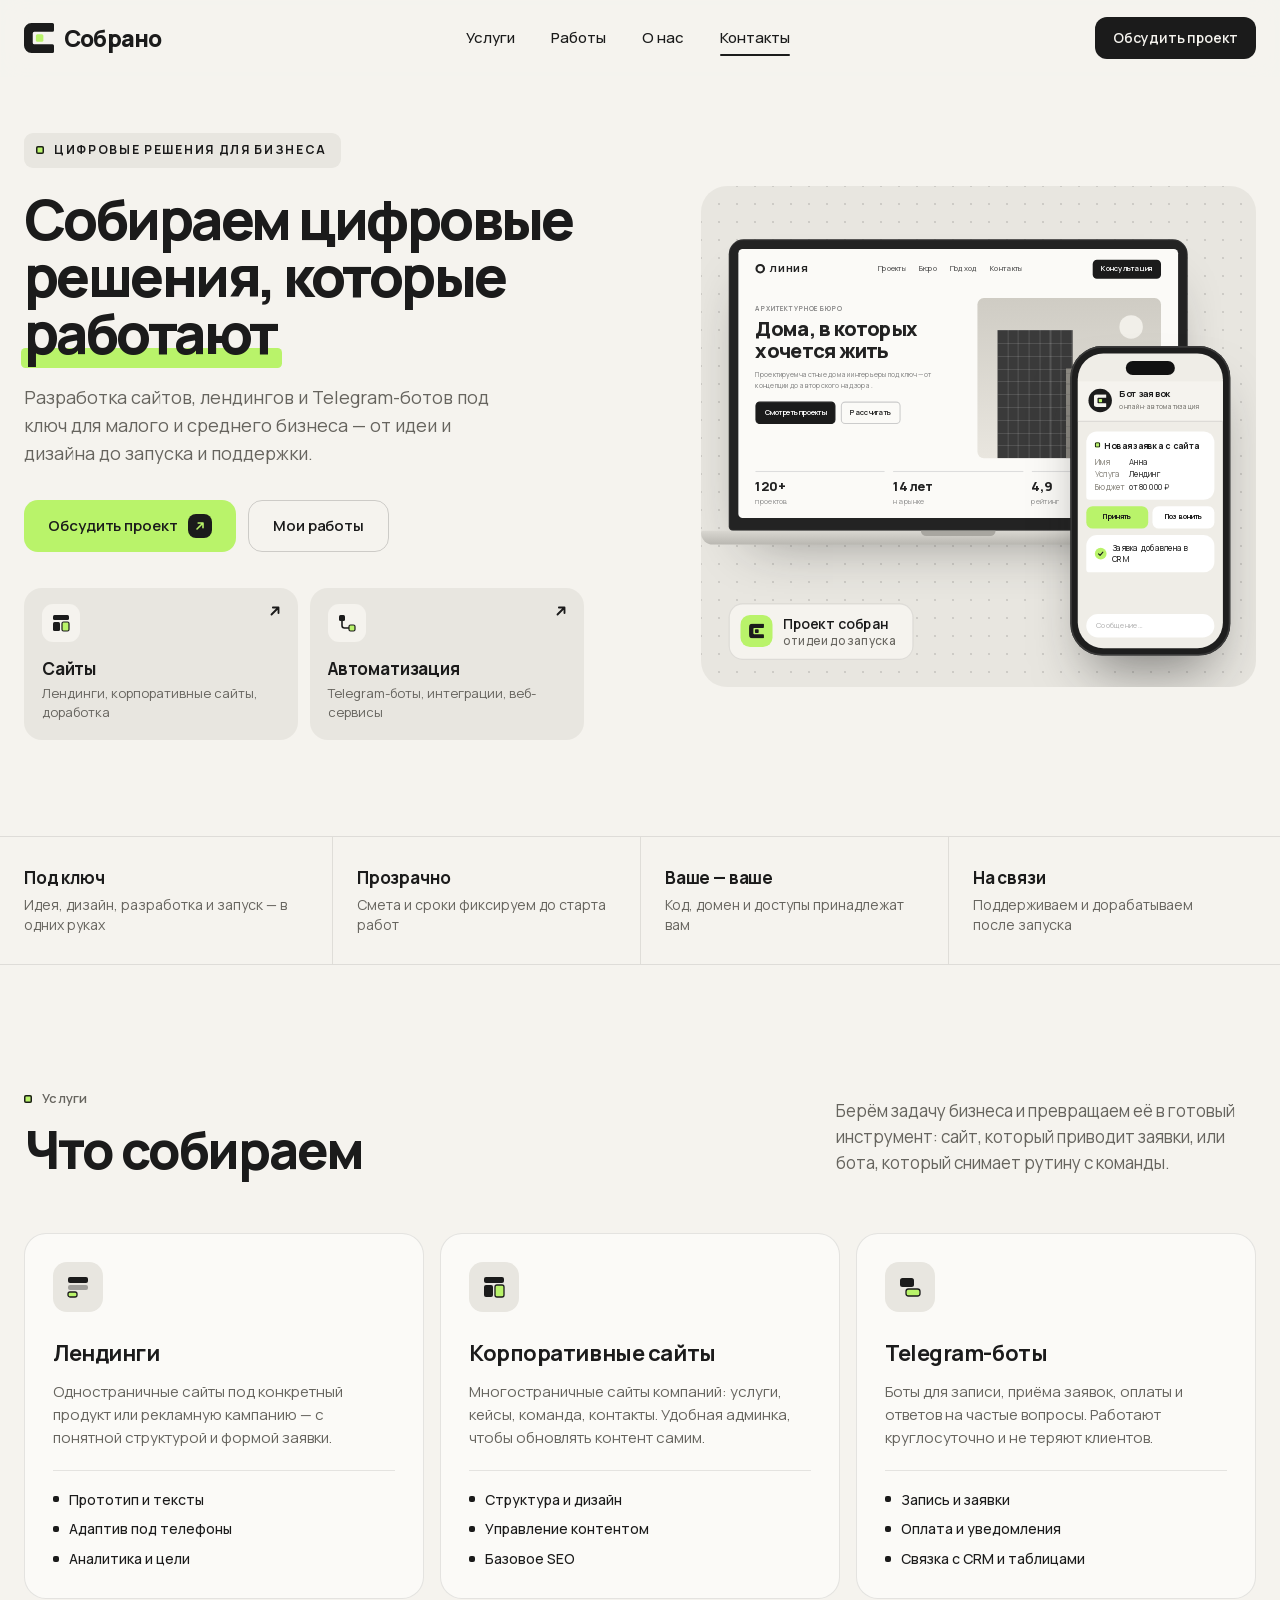
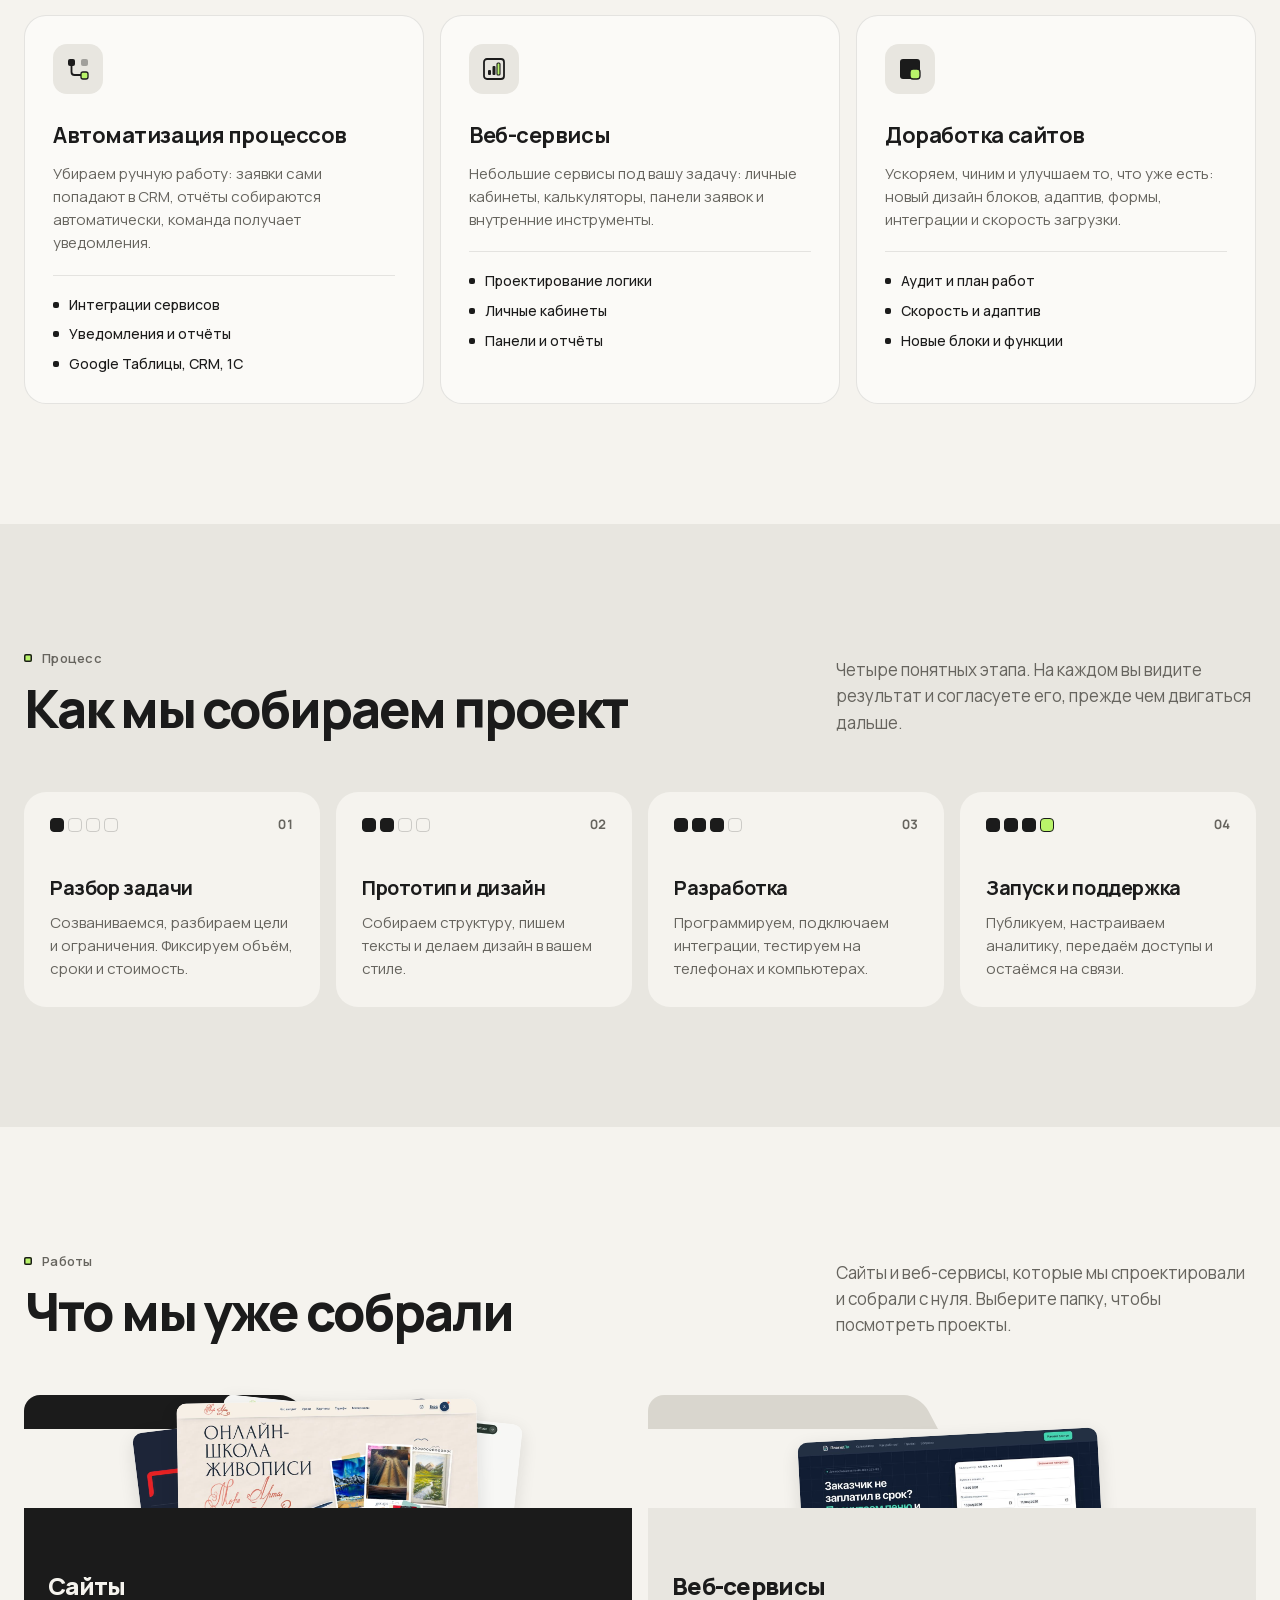
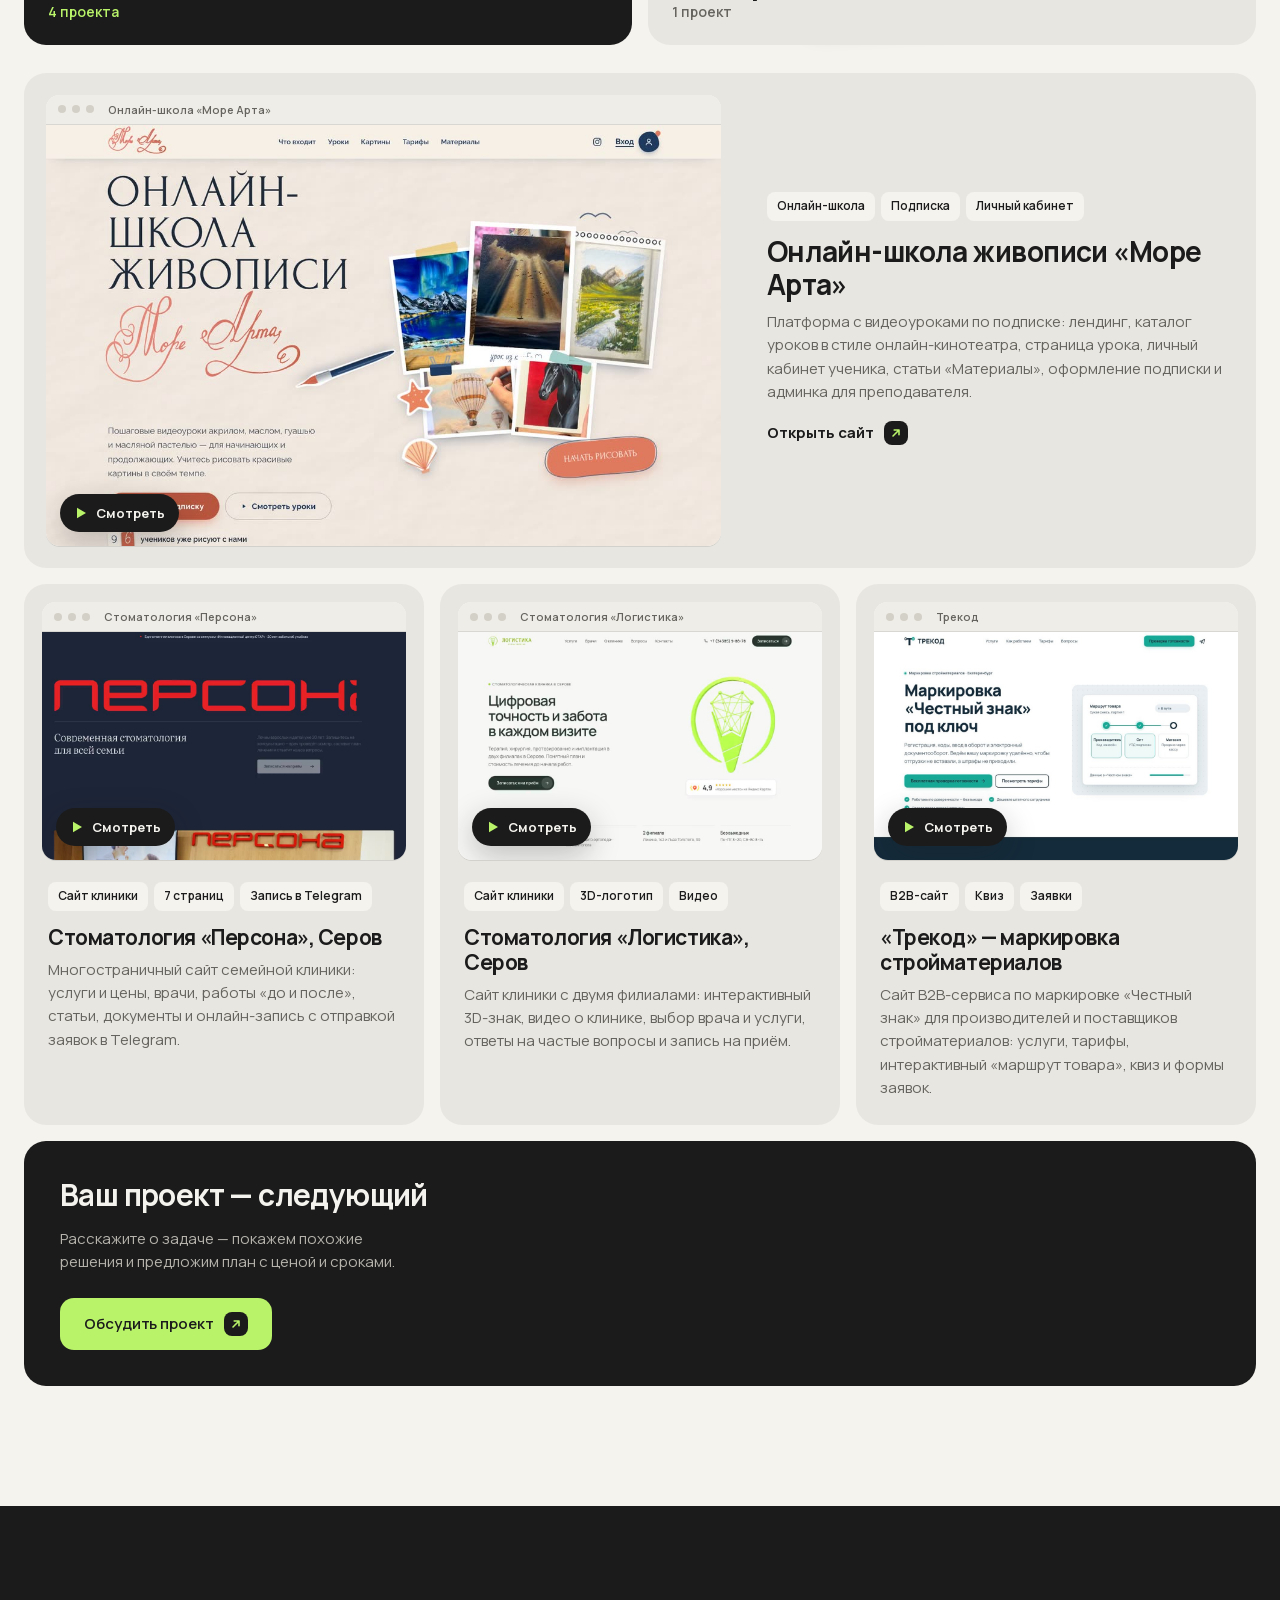
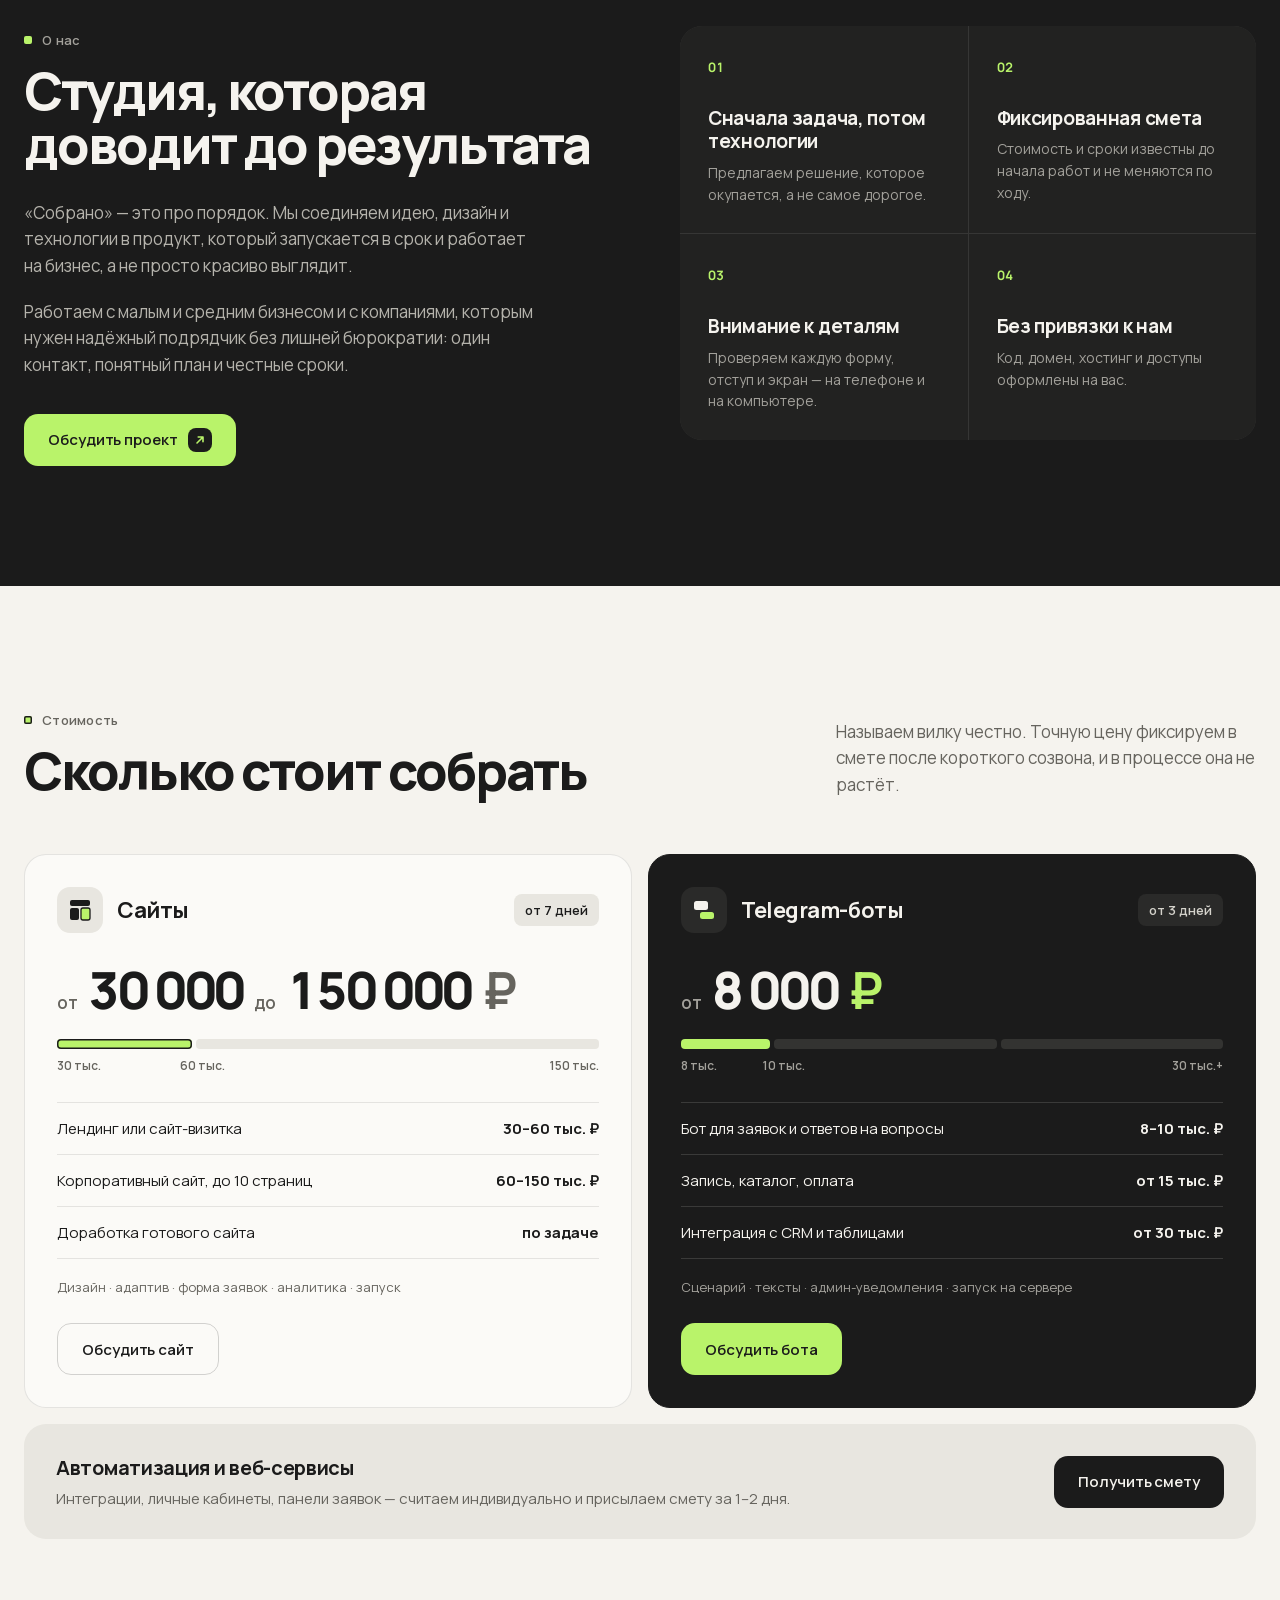
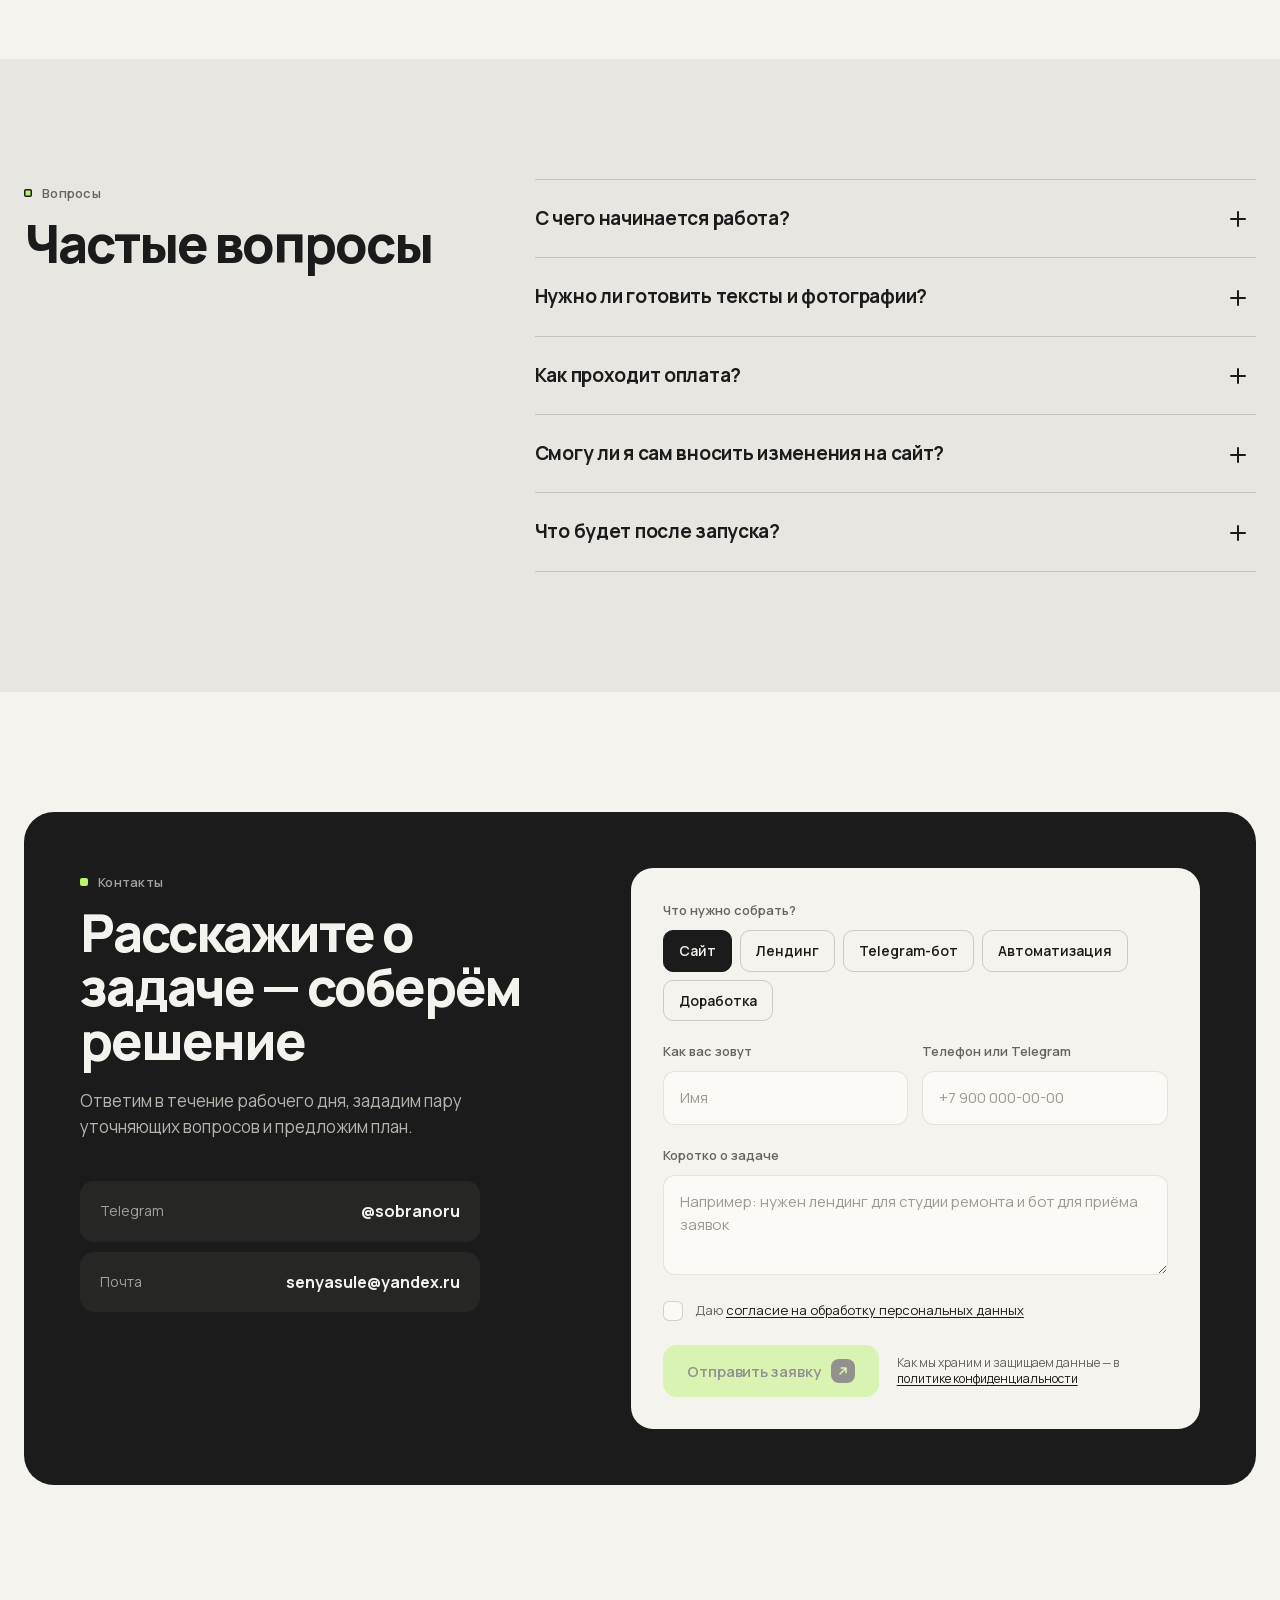
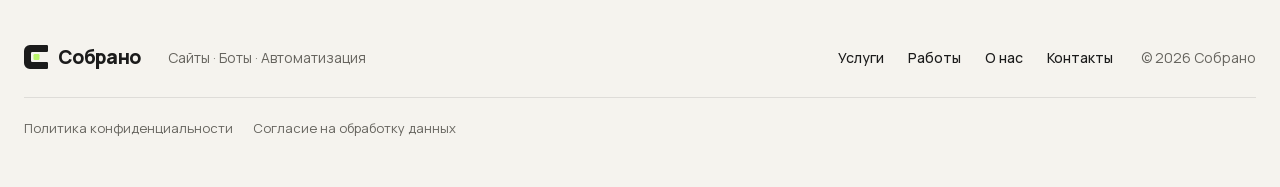
<file: index.html>
<!doctype html>
<html lang="ru">
<head>
  <meta charset="utf-8">
  <meta name="viewport" content="width=device-width, initial-scale=1">
  <meta http-equiv="Content-Security-Policy" content="default-src 'self'; script-src 'self'; style-src 'self' 'unsafe-inline'; img-src 'self' data:; font-src 'self'; media-src 'self'; connect-src 'self' https://script.google.com https://script.googleusercontent.com; form-action 'self'; base-uri 'self'; object-src 'none'; upgrade-insecure-requests">
  <meta name="referrer" content="strict-origin-when-cross-origin">
  <title>Разработка сайтов и Telegram-ботов под ключ — студия «Собрано»</title>
  <meta name="description" content="Сайты от 30 000 ₽ и Telegram-боты от 8 000 ₽ для малого и среднего бизнеса: лендинги, корпоративные сайты, автоматизация. Смета и сроки — до старта работ.">
  <meta name="robots" content="index, follow, max-image-preview:large">
  <meta name="theme-color" content="#F5F3EE">
  <meta name="yandex-verification" content="9a0cea48e573107e">
  <link rel="canonical" href="https://sobranoweba.ru/">
  <meta property="og:type" content="website">
  <meta property="og:site_name" content="Собрано">
  <meta property="og:locale" content="ru_RU">
  <meta property="og:url" content="https://sobranoweba.ru/">
  <meta property="og:title" content="Собрано — сайты и Telegram-боты для бизнеса под ключ">
  <meta property="og:description" content="Сайт от 30 000 ₽, Telegram-бот от 8 000 ₽. Смета и сроки — до старта работ.">
  <meta property="og:image" content="https://sobranoweba.ru/assets/og.png">
  <meta property="og:image:width" content="1200">
  <meta property="og:image:height" content="630">
  <meta property="og:image:alt" content="Собрано — сайты и Telegram-боты для бизнеса под ключ">
  <meta name="twitter:card" content="summary_large_image">
  <link rel="icon" href="favicon.ico" sizes="48x48">
  <link rel="icon" href="assets/favicon.svg" type="image/svg+xml">
  <link rel="apple-touch-icon" href="assets/icon-180.png">
  <link rel="manifest" href="site.webmanifest">
  <link rel="preload" href="assets/fonts/manrope-cyrillic.woff2" as="font" type="font/woff2" crossorigin>
  <link rel="preload" href="assets/fonts/manrope-latin.woff2" as="font" type="font/woff2" crossorigin>
  <style>@font-face{font-family: 'Manrope';font-style: normal;font-weight: 400 800;font-display: swap;src: url(assets/fonts/manrope-cyrillic.woff2) format('woff2');unicode-range: U+0301, U+0400-045F, U+0490-0491, U+04B0-04B1, U+2116;} @font-face{font-family: 'Manrope';font-style: normal;font-weight: 400 800;font-display: swap;src: url(assets/fonts/manrope-latin-ext.woff2) format('woff2');unicode-range: U+0100-02BA, U+02BD-02C5, U+02C7-02CC, U+02CE-02D7, U+02DD-02FF, U+0304, U+0308, U+0329, U+1D00-1DBF, U+1E00-1E9F, U+1EF2-1EFF, U+2020, U+20A0-20AB, U+20AD-20C4, U+2113, U+2C60-2C7F, U+A720-A7FF;} @font-face{font-family: 'Manrope';font-style: normal;font-weight: 400 800;font-display: swap;src: url(assets/fonts/manrope-latin.woff2) format('woff2');unicode-range: U+0000-00FF, U+0131, U+0152-0153, U+02BB-02BC, U+02C6, U+02DA, U+02DC, U+0304, U+0308, U+0329, U+2000-206F, U+20AC, U+2122, U+2191, U+2193, U+2212, U+2215, U+FEFF, U+FFFD;}</style>
  <link rel="stylesheet" href="assets/styles.css">
  <script type="application/ld+json">{"@context":"https://schema.org","@graph":[{"@type":"Organization","@id":"https://sobranoweba.ru/#org","name":"Собрано","alternateName":"Студия «Собрано»","url":"https://sobranoweba.ru/","logo":"https://sobranoweba.ru/assets/icon-512.png","image":"https://sobranoweba.ru/assets/og.png","description":"Разработка сайтов, лендингов и Telegram-ботов под ключ для малого и среднего бизнеса.","email":"senyasule@yandex.ru","sameAs":["https://t.me/sobranoru"],"areaServed":{"@type":"Country","name":"Россия"},"hasOfferCatalog":{"@type":"OfferCatalog","name":"Услуги студии «Собрано»","itemListElement":[{"@type":"Offer","itemOffered":{"@type":"Service","name":"Лендинг или сайт-визитка"},"priceSpecification":{"@type":"PriceSpecification","minPrice":30000,"maxPrice":60000,"priceCurrency":"RUB"}},{"@type":"Offer","itemOffered":{"@type":"Service","name":"Корпоративный сайт"},"priceSpecification":{"@type":"PriceSpecification","minPrice":60000,"maxPrice":150000,"priceCurrency":"RUB"}},{"@type":"Offer","itemOffered":{"@type":"Service","name":"Telegram-бот"},"priceSpecification":{"@type":"PriceSpecification","minPrice":8000,"priceCurrency":"RUB"}},{"@type":"Offer","itemOffered":{"@type":"Service","name":"Автоматизация и веб-сервисы"}}]}},{"@type":"WebSite","@id":"https://sobranoweba.ru/#website","url":"https://sobranoweba.ru/","name":"Собрано","inLanguage":"ru-RU","publisher":{"@id":"https://sobranoweba.ru/#org"}},{"@type":"FAQPage","mainEntity":[{"@type":"Question","name":"С чего начинается работа?","acceptedAnswer":{"@type":"Answer","text":"С короткого созвона или переписки: вы рассказываете о задаче, мы задаём уточняющие вопросы и в течение 1–2 дней присылаем план, сроки и смету."}},{"@type":"Question","name":"Нужно ли готовить тексты и фотографии?","acceptedAnswer":{"@type":"Answer","text":"Не обязательно. Мы поможем со структурой и текстами, подберём изображения или подскажем, что снять. Если материалы есть — используем их."}},{"@type":"Question","name":"Как проходит оплата?","acceptedAnswer":{"@type":"Answer","text":"Обычно в два этапа: предоплата перед началом и остаток после запуска. Для больших проектов разбиваем оплату по этапам."}},{"@type":"Question","name":"Смогу ли я сам вносить изменения на сайт?","acceptedAnswer":{"@type":"Answer","text":"Да. Подключаем удобную панель управления и показываем, как ей пользоваться. Сложные доработки можно поручить нам."}},{"@type":"Question","name":"Что будет после запуска?","acceptedAnswer":{"@type":"Answer","text":"Даём гарантийный период на исправление ошибок, а дальше можем взять проект на поддержку: обновления, доработки и новые функции."}}]}]}</script>
</head>
<body>

<!-- Знак «Собрано»: квадратная «С» и собранный в неё модуль -->
<svg width="0" height="0" style="position:absolute" aria-hidden="true">
  <defs>
    <symbol id="mark" viewBox="0 0 48 48">
      <path style="fill:var(--mc,#1B1B1B)" d="M12 0H45.5A2.5 2.5 0 0 1 48 2.5V11.5A2.5 2.5 0 0 1 45.5 14H16.5A2.5 2.5 0 0 0 14 16.5V31.5A2.5 2.5 0 0 0 16.5 34H45.5A2.5 2.5 0 0 1 48 36.5V45.5A2.5 2.5 0 0 1 45.5 48H12A12 12 0 0 1 0 36V12A12 12 0 0 1 12 0Z"/>
      <rect style="fill:var(--ms,#B9F36A)" x="19" y="18" width="12" height="12" rx="2.5"/>
    </symbol>
    <symbol id="arrow" viewBox="0 0 12 12">
      <path d="M3 9L9 3M4.2 3H9V7.8" fill="none" stroke="currentColor" stroke-width="1.6" stroke-linecap="round" stroke-linejoin="round"/>
    </symbol>
    <symbol id="check" viewBox="0 0 12 12">
      <path d="M2.5 6.3L5 8.7L9.5 3.6" fill="none" stroke="currentColor" stroke-width="1.8" stroke-linecap="round" stroke-linejoin="round"/>
    </symbol>
  </defs>
</svg>

<header class="header" id="top">
  <div class="container header__inner">
    <a class="logo" href="#top" aria-label="Собрано — на главную">
      <svg class="logo__mark" width="30" height="30"><use href="#mark"/></svg>
      <span class="logo__word">Собрано</span>
    </a>
    <nav class="nav" aria-label="Основная навигация">
      <a href="#services">Услуги</a>
      <a href="#works">Работы</a>
      <a href="#about">О нас</a>
      <a href="#contacts">Контакты</a>
    </nav>
    <a class="btn btn--dark btn--sm header__cta" href="#contacts">Обсудить проект</a>
    <button class="burger" type="button" aria-label="Открыть меню" aria-expanded="false" aria-controls="mobile-menu">
      <span></span><span></span>
    </button>
  </div>
  <div class="mobile-menu" id="mobile-menu" hidden>
    <a href="#services">Услуги</a>
    <a href="#works">Работы</a>
    <a href="#about">О нас</a>
    <a href="#pricing">Стоимость</a>
    <a href="#contacts">Контакты</a>
    <a class="btn btn--lime" href="#contacts">Обсудить проект</a>
  </div>
</header>

<main>

  <!-- ============ HERO ============ -->
  <section class="hero">
    <div class="container hero__grid">
      <div class="hero__text">
        <div class="eyebrow"><i></i>ЦИФРОВЫЕ РЕШЕНИЯ ДЛЯ БИЗНЕСА</div>
        <h1 class="hero__title">Собираем цифровые решения, которые <mark>работают</mark></h1>
        <p class="hero__lead">Разработка сайтов, лендингов и Telegram-ботов под ключ для малого и среднего бизнеса — от идеи и дизайна до запуска и поддержки.</p>
        <div class="hero__cta">
          <a class="btn btn--lime" href="#contacts">Обсудить проект <span class="btn__arr"><svg width="12" height="12"><use href="#arrow"/></svg></span></a>
          <a class="btn btn--ghost" href="#works">Мои работы</a>
        </div>
        <div class="hero__svc">
          <a class="mini-card" href="#services">
            <span class="mini-card__ic">
              <svg width="18" height="18" viewBox="0 0 18 18"><rect x="1" y="1" width="16" height="5" rx="1.5" fill="#1B1B1B"/><rect x="1" y="8" width="7" height="9" rx="1.5" fill="#1B1B1B"/><rect x="10" y="8" width="7" height="9" rx="1.5" fill="#B9F36A" stroke="#1B1B1B" stroke-width="1.2"/></svg>
            </span>
            <svg class="mini-card__go" width="14" height="14"><use href="#arrow"/></svg>
            <strong>Сайты</strong>
            <span>Лендинги, корпоративные сайты, доработка</span>
          </a>
          <a class="mini-card" href="#services">
            <span class="mini-card__ic">
              <svg width="18" height="18" viewBox="0 0 18 18"><rect x="1" y="1" width="6" height="6" rx="1.5" fill="#1B1B1B"/><rect x="11" y="11" width="6" height="6" rx="1.5" fill="#B9F36A" stroke="#1B1B1B" stroke-width="1.2"/><path d="M4 7V11.5A2.5 2.5 0 0 0 6.5 14H11" fill="none" stroke="#1B1B1B" stroke-width="1.6"/></svg>
            </span>
            <svg class="mini-card__go" width="14" height="14"><use href="#arrow"/></svg>
            <strong>Автоматизация</strong>
            <span>Telegram-боты, интеграции, веб-сервисы</span>
          </a>
        </div>
      </div>

      <div class="hero__visual" aria-hidden="true">
        <div class="stage">
          <div class="stage__inner">
            <div class="laptop">
              <div class="laptop__lid">
                <div class="laptop__scr">
                  <div class="cs">
                    <div class="cs__bar">
                      <div class="cs__logo"><i></i>ЛИНИЯ</div>
                      <div class="cs__nav"><span>Проекты</span><span>Бюро</span><span>Подход</span><span>Контакты</span></div>
                      <div class="cs__btn">Консультация</div>
                    </div>
                    <div class="cs__hd">
                      <div>
                        <div class="cs__eyebrow">АРХИТЕКТУРНОЕ БЮРО</div>
                        <div class="cs__h">Дома, в которых хочется жить</div>
                        <div class="cs__tx">Проектируем частные дома и интерьеры под ключ — от концепции до авторского надзора.</div>
                        <div class="cs__row"><span class="dark">Смотреть проекты</span><span>Рассчитать</span></div>
                      </div>
                      <div class="cs__img"><div class="sun"></div><div class="b1"></div><div class="b2"></div></div>
                    </div>
                    <div class="cs__stats">
                      <div><b>120+</b>проектов</div>
                      <div><b>14 лет</b>на рынке</div>
                      <div><b>4,9</b>рейтинг</div>
                    </div>
                  </div>
                </div>
              </div>
              <div class="laptop__base"></div>
            </div>

            <div class="phone">
              <div class="phone__scr">
                <div class="phone__isl"></div>
                <div class="chat__head">
                  <div class="chat__av"><svg width="12" height="12" style="--mc:#F5F3EE"><use href="#mark"/></svg></div>
                  <div><b>Бот заявок</b><small>онлайн · автоматизация</small></div>
                </div>
                <div class="chat">
                  <div class="bub bub--in">
                    <div class="bub__t"><i></i>Новая заявка с сайта</div>
                    <div class="bub__kv"><span>Имя</span>Анна<span>Услуга</span>Лендинг<span>Бюджет</span>от 80 000 ₽</div>
                  </div>
                  <div class="chat__kb"><span class="on">Принять</span><span>Позвонить</span></div>
                  <div class="bub bub--sys"><span class="tick"><svg width="7" height="7"><use href="#check"/></svg></span>Заявка добавлена в CRM</div>
                </div>
                <div class="chat__inp">Сообщение…</div>
              </div>
            </div>

            <div class="float-tag">
              <span class="float-tag__sq"><svg width="14" height="14" style="--ms:#1B1B1B"><use href="#mark"/></svg></span>
              <div>Проект собран<small>от идеи до запуска</small></div>
            </div>
          </div>
        </div>
      </div>
    </div>
  </section>

  <!-- ============ STRIP ============ -->
  <section class="strip" aria-label="Коротко о подходе">
    <div class="container strip__inner">
      <div class="strip__item"><b>Под ключ</b><span>Идея, дизайн, разработка и запуск — в одних руках</span></div>
      <div class="strip__item"><b>Прозрачно</b><span>Смета и сроки фиксируем до старта работ</span></div>
      <div class="strip__item"><b>Ваше — ваше</b><span>Код, домен и доступы принадлежат вам</span></div>
      <div class="strip__item"><b>На связи</b><span>Поддерживаем и дорабатываем после запуска</span></div>
    </div>
  </section>

  <!-- ============ SERVICES ============ -->
  <section class="section" id="services">
    <div class="container">
      <div class="section__head">
        <div>
          <div class="label reveal">Услуги</div>
          <h2 class="h2 reveal">Что собираем</h2>
        </div>
        <p class="section__lead reveal">Берём задачу бизнеса и превращаем её в готовый инструмент: сайт, который приводит заявки, или бота, который снимает рутину с команды.</p>
      </div>

      <div class="services">
        <article class="svc reveal">
          <div class="svc__ic"><svg width="22" height="22" viewBox="0 0 22 22"><rect x="1" y="1" width="20" height="6" rx="2" fill="#1B1B1B"/><rect x="1" y="9" width="20" height="5" rx="2" fill="#1B1B1B" opacity=".35"/><rect x="1" y="16" width="9" height="5" rx="2" fill="#B9F36A" stroke="#1B1B1B" stroke-width="1.3"/></svg></div>
          <h3>Лендинги</h3>
          <p>Одностраничные сайты под конкретный продукт или рекламную кампанию — с понятной структурой и формой заявки.</p>
          <ul><li>Прототип и тексты</li><li>Адаптив под телефоны</li><li>Аналитика и цели</li></ul>
        </article>
        <article class="svc reveal">
          <div class="svc__ic"><svg width="22" height="22" viewBox="0 0 22 22"><rect x="1" y="1" width="20" height="6" rx="2" fill="#1B1B1B"/><rect x="1" y="9" width="9" height="12" rx="2" fill="#1B1B1B"/><rect x="12" y="9" width="9" height="12" rx="2" fill="#B9F36A" stroke="#1B1B1B" stroke-width="1.3"/></svg></div>
          <h3>Корпоративные сайты</h3>
          <p>Многостраничные сайты компаний: услуги, кейсы, команда, контакты. Удобная админка, чтобы обновлять контент самим.</p>
          <ul><li>Структура и дизайн</li><li>Управление контентом</li><li>Базовое SEO</li></ul>
        </article>
        <article class="svc reveal">
          <div class="svc__ic"><svg width="22" height="22" viewBox="0 0 22 22"><rect x="1" y="2" width="14" height="9" rx="2.5" fill="#1B1B1B"/><rect x="7" y="13" width="14" height="7" rx="2.5" fill="#B9F36A" stroke="#1B1B1B" stroke-width="1.3"/></svg></div>
          <h3>Telegram-боты</h3>
          <p>Боты для записи, приёма заявок, оплаты и ответов на частые вопросы. Работают круглосуточно и не теряют клиентов.</p>
          <ul><li>Запись и заявки</li><li>Оплата и уведомления</li><li>Связка с CRM и таблицами</li></ul>
        </article>
        <article class="svc reveal">
          <div class="svc__ic"><svg width="22" height="22" viewBox="0 0 22 22"><rect x="1" y="1" width="7" height="7" rx="2" fill="#1B1B1B"/><rect x="14" y="14" width="7" height="7" rx="2" fill="#B9F36A" stroke="#1B1B1B" stroke-width="1.3"/><path d="M4.5 8V14A3 3 0 0 0 7.5 17H14" fill="none" stroke="#1B1B1B" stroke-width="1.8"/><rect x="14" y="1" width="7" height="7" rx="2" fill="#1B1B1B" opacity=".35"/></svg></div>
          <h3>Автоматизация процессов</h3>
          <p>Убираем ручную работу: заявки сами попадают в CRM, отчёты собираются автоматически, команда получает уведомления.</p>
          <ul><li>Интеграции сервисов</li><li>Уведомления и отчёты</li><li>Google Таблицы, CRM, 1С</li></ul>
        </article>
        <article class="svc reveal">
          <div class="svc__ic"><svg width="22" height="22" viewBox="0 0 22 22"><rect x="1" y="1" width="20" height="20" rx="3" fill="none" stroke="#1B1B1B" stroke-width="1.8"/><rect x="5" y="12" width="3" height="5" rx="1" fill="#1B1B1B"/><rect x="9.5" y="8" width="3" height="9" rx="1" fill="#1B1B1B"/><rect x="14" y="5" width="3" height="12" rx="1" fill="#B9F36A" stroke="#1B1B1B" stroke-width="1.1"/></svg></div>
          <h3>Веб-сервисы</h3>
          <p>Небольшие сервисы под вашу задачу: личные кабинеты, калькуляторы, панели заявок и внутренние инструменты.</p>
          <ul><li>Проектирование логики</li><li>Личные кабинеты</li><li>Панели и отчёты</li></ul>
        </article>
        <article class="svc reveal">
          <div class="svc__ic"><svg width="22" height="22" viewBox="0 0 22 22"><rect x="1" y="1" width="20" height="20" rx="3" fill="#1B1B1B"/><rect x="11" y="11" width="10" height="10" rx="3" fill="#B9F36A" stroke="#1B1B1B" stroke-width="1.3"/></svg></div>
          <h3>Доработка сайтов</h3>
          <p>Ускоряем, чиним и улучшаем то, что уже есть: новый дизайн блоков, адаптив, формы, интеграции и скорость загрузки.</p>
          <ul><li>Аудит и план работ</li><li>Скорость и адаптив</li><li>Новые блоки и функции</li></ul>
        </article>
      </div>
    </div>
  </section>

  <!-- ============ PROCESS ============ -->
  <section class="section section--card" id="process">
    <div class="container">
      <div class="section__head">
        <div>
          <div class="label reveal">Процесс</div>
          <h2 class="h2 reveal">Как мы собираем проект</h2>
        </div>
        <p class="section__lead reveal">Четыре понятных этапа. На каждом вы видите результат и согласуете его, прежде чем двигаться дальше.</p>
      </div>
      <ol class="steps">
        <li class="step reveal">
          <div class="step__mods"><i class="on"></i><i></i><i></i><i></i></div>
          <span class="step__n">01</span>
          <h3>Разбор задачи</h3>
          <p>Созваниваемся, разбираем цели и ограничения. Фиксируем объём, сроки и стоимость.</p>
        </li>
        <li class="step reveal">
          <div class="step__mods"><i class="on"></i><i class="on"></i><i></i><i></i></div>
          <span class="step__n">02</span>
          <h3>Прототип и дизайн</h3>
          <p>Собираем структуру, пишем тексты и делаем дизайн в вашем стиле.</p>
        </li>
        <li class="step reveal">
          <div class="step__mods"><i class="on"></i><i class="on"></i><i class="on"></i><i></i></div>
          <span class="step__n">03</span>
          <h3>Разработка</h3>
          <p>Программируем, подключаем интеграции, тестируем на телефонах и компьютерах.</p>
        </li>
        <li class="step reveal">
          <div class="step__mods"><i class="on"></i><i class="on"></i><i class="on"></i><i class="lime"></i></div>
          <span class="step__n">04</span>
          <h3>Запуск и поддержка</h3>
          <p>Публикуем, настраиваем аналитику, передаём доступы и остаёмся на связи.</p>
        </li>
      </ol>
    </div>
  </section>

  <!-- ============ WORKS ============ -->
  <section class="section" id="works">
    <div class="container">
      <div class="section__head">
        <div>
          <div class="label reveal">Работы</div>
          <h2 class="h2 reveal">Что мы уже собрали</h2>
        </div>
        <p class="section__lead reveal">Сайты и веб-сервисы, которые мы спроектировали и собрали с нуля. Выберите папку, чтобы посмотреть проекты.</p>
      </div>

      <div class="folders" role="tablist" aria-label="Категории работ">
        <button class="folder reveal" type="button" role="tab" id="tab-sites" aria-controls="panel-sites" aria-selected="true" data-folder="sites">
          <span class="folder__tab"></span>
          <span class="folder__papers" aria-hidden="true">
            <img src="assets/works/persona-desktop.jpg" alt="" width="1120" height="700" loading="lazy" decoding="async">
            <img src="assets/works/logistika-desktop.jpg" alt="" width="1120" height="700" loading="lazy" decoding="async">
            <img src="assets/works/morearta-desktop.jpg" alt="" width="1120" height="700" loading="lazy" decoding="async">
          </span>
          <span class="folder__front">
            <span class="folder__name">Сайты</span>
            <span class="folder__count">4 проекта</span>
          </span>
        </button>
        <button class="folder reveal" type="button" role="tab" id="tab-services" aria-controls="panel-services" aria-selected="false" tabindex="-1" data-folder="services">
          <span class="folder__tab"></span>
          <span class="folder__papers" aria-hidden="true">
            <img src="assets/works/platil-desktop.jpg" alt="" width="1120" height="700" loading="lazy" decoding="async">
          </span>
          <span class="folder__front">
            <span class="folder__name">Веб-сервисы</span>
            <span class="folder__count">1 проект</span>
          </span>
        </button>
      </div>

      <!-- Сайты -->
      <div class="folder-panel" role="tabpanel" id="panel-sites" aria-labelledby="tab-sites">
        <div class="cases">
          <article class="case case--wide">
            <button class="case__shot case__shot--open" type="button" data-viewer="video" data-title="Онлайн-школа живописи «Море Арта»" data-desktop="assets/works/morearta-desktop.mp4" data-mobile="assets/works/morearta-mobile.mp4" aria-label="Смотреть: Онлайн-школа живописи «Море Арта»">
              <div class="case__bar"><i></i><i></i><i></i><span>Онлайн-школа «Море Арта»</span></div>
              <img src="assets/works/morearta-desktop.jpg" alt="Сайт онлайн-школы живописи «Море Арта» — главная страница" width="1120" height="700" loading="lazy" decoding="async">
              <span class="case__play"><svg width="14" height="14" viewBox="0 0 14 14" aria-hidden="true"><path d="M3 1.8v10.4L12 7z" fill="currentColor"/></svg>Смотреть</span>
            </button>
            <div class="case__meta">
              <div class="tags"><span>Онлайн-школа</span><span>Подписка</span><span>Личный кабинет</span></div>
              <h3>Онлайн-школа живописи «Море Арта»</h3>
              <p>Платформа с видеоуроками по подписке: лендинг, каталог уроков в стиле онлайн-кинотеатра, страница урока, личный кабинет ученика, статьи «Материалы», оформление подписки и админка для преподавателя.</p>
              <a class="work__open" href="https://morearta.vercel.app/" target="_blank" rel="noopener">Открыть сайт <span class="btn__arr"><svg width="12" height="12"><use href="#arrow"/></svg></span></a>
            </div>
          </article>
          <article class="case">
            <button class="case__shot case__shot--open" type="button" data-viewer="video" data-title="Стоматология «Персона»" data-desktop="assets/works/persona-desktop.mp4" data-mobile="assets/works/persona-mobile.mp4" aria-label="Смотреть: Стоматология «Персона»">
              <div class="case__bar"><i></i><i></i><i></i><span>Стоматология «Персона»</span></div>
              <img src="assets/works/persona-desktop.jpg" alt="Сайт стоматологии «Персона» — главная страница" width="1120" height="700" loading="lazy" decoding="async">
              <span class="case__play"><svg width="14" height="14" viewBox="0 0 14 14" aria-hidden="true"><path d="M3 1.8v10.4L12 7z" fill="currentColor"/></svg>Смотреть</span>
            </button>
            <div class="case__meta">
              <div class="tags"><span>Сайт клиники</span><span>7 страниц</span><span>Запись в Telegram</span></div>
              <h3>Стоматология «Персона», Серов</h3>
              <p>Многостраничный сайт семейной клиники: услуги и цены, врачи, работы «до и после», статьи, документы и онлайн-запись с отправкой заявок в Telegram.</p>
            </div>
          </article>
          <article class="case">
            <button class="case__shot case__shot--open" type="button" data-viewer="video" data-title="Стоматология «Логистика»" data-desktop="assets/works/logistika-desktop.mp4" data-mobile="assets/works/logistika-mobile.mp4" aria-label="Смотреть: Стоматология «Логистика»">
              <div class="case__bar"><i></i><i></i><i></i><span>Стоматология «Логистика»</span></div>
              <img src="assets/works/logistika-desktop.jpg" alt="Сайт стоматологии «Логистика» — главная страница" width="1120" height="700" loading="lazy" decoding="async">
              <span class="case__play"><svg width="14" height="14" viewBox="0 0 14 14" aria-hidden="true"><path d="M3 1.8v10.4L12 7z" fill="currentColor"/></svg>Смотреть</span>
            </button>
            <div class="case__meta">
              <div class="tags"><span>Сайт клиники</span><span>3D-логотип</span><span>Видео</span></div>
              <h3>Стоматология «Логистика», Серов</h3>
              <p>Сайт клиники с двумя филиалами: интерактивный 3D-знак, видео о клинике, выбор врача и услуги, ответы на частые вопросы и запись на приём.</p>
            </div>
          </article>
          <article class="case">
            <button class="case__shot case__shot--open" type="button" data-viewer="scroll" data-title="Трекод" data-full="assets/works/trekod-full.jpg" aria-label="Смотреть: Трекод">
              <div class="case__bar"><i></i><i></i><i></i><span>Трекод</span></div>
              <img src="assets/works/trekod-desktop.jpg" alt="Сайт «Трекод» — главная страница" width="1120" height="700" loading="lazy" decoding="async">
              <span class="case__play"><svg width="14" height="14" viewBox="0 0 14 14" aria-hidden="true"><path d="M3 1.8v10.4L12 7z" fill="currentColor"/></svg>Смотреть</span>
            </button>
            <div class="case__meta">
              <div class="tags"><span>B2B-сайт</span><span>Квиз</span><span>Заявки</span></div>
              <h3>«Трекод» — маркировка стройматериалов</h3>
              <p>Сайт B2B-сервиса по маркировке «Честный знак» для производителей и поставщиков стройматериалов: услуги, тарифы, интерактивный «маршрут товара», квиз и формы заявок.</p>
            </div>
          </article>
        </div>
      </div>

      <!-- Веб-сервисы -->
      <div class="folder-panel" role="tabpanel" id="panel-services" aria-labelledby="tab-services" hidden>
        <div class="cases">
          <article class="case">
            <button class="case__shot case__shot--open" type="button" data-viewer="scroll" data-title="ПлатилЛи" data-full="assets/works/platil-full.jpg" aria-label="Смотреть: ПлатилЛи">
              <div class="case__bar"><i></i><i></i><i></i><span>ПлатилЛи</span></div>
              <img src="assets/works/platil-desktop.jpg" alt="Сервис «ПлатилЛи» — главная страница с калькулятором пени" width="1120" height="700" loading="lazy" decoding="async">
              <span class="case__play"><svg width="14" height="14" viewBox="0 0 14 14" aria-hidden="true"><path d="M3 1.8v10.4L12 7z" fill="currentColor"/></svg>Смотреть</span>
            </button>
            <div class="case__meta">
              <div class="tags"><span>Веб-сервис</span><span>Калькулятор</span><span>Личный кабинет</span></div>
              <h3>«ПлатилЛи» — контроль оплаты госконтрактов</h3>
              <p>Сервис для поставщиков по 44-ФЗ и 223-ФЗ: показывает срок оплаты по контракту, отмечает возможную просрочку, предварительно считает пеню и готовит черновики документов. Сделали сам сервис и его сайт с калькулятором.</p>
              <a class="work__open" href="https://sulemenevarse-png.github.io/platil/" target="_blank" rel="noopener">Открыть сайт <span class="btn__arr"><svg width="12" height="12"><use href="#arrow"/></svg></span></a>
            </div>
          </article>
        </div>
      </div>

      <a class="work work--next works__cta reveal" href="#contacts">
        <div class="work__next-mods" aria-hidden="true"><i></i><i></i><i></i><i class="lime"></i></div>
        <h3>Ваш проект — следующий</h3>
        <p>Расскажите о задаче — покажем похожие решения и предложим план с ценой и сроками.</p>
        <span class="btn btn--lime">Обсудить проект <span class="btn__arr"><svg width="12" height="12"><use href="#arrow"/></svg></span></span>
      </a>
    </div>
  </section>


  <!-- ============ VIEWER ============ -->
  <dialog class="viewer" id="viewer" aria-labelledby="viewer-title">
    <div class="viewer__box">
      <div class="viewer__head">
        <b id="viewer-title"></b>
        <div class="viewer__modes" role="group" aria-label="Версия">
          <button type="button" data-mode="desktop" class="on">Компьютер</button>
          <button type="button" data-mode="mobile">Телефон</button>
        </div>
        <button type="button" class="viewer__close" aria-label="Закрыть">✕</button>
      </div>
      <div class="viewer__stage"></div>
    </div>
  </dialog>

  <!-- ============ ABOUT ============ -->
  <section class="section section--dark" id="about">
    <div class="container about">
      <div class="about__text">
        <div class="label label--dark reveal">О нас</div>
        <h2 class="h2 reveal">Студия, которая доводит до&nbsp;результата</h2>
        <p class="reveal">«Собрано» — это про порядок. Мы соединяем идею, дизайн и технологии в продукт, который запускается в срок и работает на бизнес, а не просто красиво выглядит.</p>
        <p class="reveal">Работаем с малым и средним бизнесом и с компаниями, которым нужен надёжный подрядчик без лишней бюрократии: один контакт, понятный план и честные сроки.</p>
        <a class="btn btn--lime reveal" href="#contacts">Обсудить проект <span class="btn__arr"><svg width="12" height="12"><use href="#arrow"/></svg></span></a>
      </div>
      <div class="principles">
        <div class="principle reveal"><span class="principle__n">01</span><h3>Сначала задача, потом технологии</h3><p>Предлагаем решение, которое окупается, а не самое дорогое.</p></div>
        <div class="principle reveal"><span class="principle__n">02</span><h3>Фиксированная смета</h3><p>Стоимость и сроки известны до начала работ и не меняются по ходу.</p></div>
        <div class="principle reveal"><span class="principle__n">03</span><h3>Внимание к деталям</h3><p>Проверяем каждую форму, отступ и экран — на телефоне и на компьютере.</p></div>
        <div class="principle reveal"><span class="principle__n">04</span><h3>Без привязки к нам</h3><p>Код, домен, хостинг и доступы оформлены на вас.</p></div>
      </div>
    </div>
  </section>

  <!-- ============ PRICING ============ -->
  <section class="section" id="pricing">
    <div class="container">
      <div class="section__head">
        <div>
          <div class="label reveal">Стоимость</div>
          <h2 class="h2 reveal">Сколько стоит собрать</h2>
        </div>
        <p class="section__lead reveal">Называем вилку честно. Точную цену фиксируем в смете после короткого созвона, и в процессе она не растёт.</p>
      </div>

      <div class="plans">
        <div class="plan reveal">
          <div class="plan__head">
            <span class="plan__ic"><svg width="22" height="22" viewBox="0 0 22 22"><rect x="1" y="1" width="20" height="6" rx="2" fill="#1B1B1B"/><rect x="1" y="9" width="9" height="12" rx="2" fill="#1B1B1B"/><rect x="12" y="9" width="9" height="12" rx="2" fill="#B9F36A" stroke="#1B1B1B" stroke-width="1.3"/></svg></span>
            <h3>Сайты</h3>
            <span class="plan__time">от 7 дней</span>
          </div>
          <div class="plan__sum"><small>от</small>30 000<small>до</small>150 000<em>₽</em></div>
          <div class="scale" aria-hidden="true">
            <div class="scale__track"><i style="flex:3" class="lime"></i><i style="flex:9"></i></div>
            <div class="scale__marks"><span style="flex:3">30 тыс.</span><span style="flex:9">60 тыс.</span><span>150 тыс.</span></div>
          </div>
          <ul class="plan__list">
            <li><span>Лендинг или сайт-визитка</span><b>30–60 тыс. ₽</b></li>
            <li><span>Корпоративный сайт, до 10 страниц</span><b>60–150 тыс. ₽</b></li>
            <li><span>Доработка готового сайта</span><b>по задаче</b></li>
          </ul>
          <div class="plan__inc">Дизайн · адаптив · форма заявок · аналитика · запуск</div>
          <a class="btn btn--ghost" href="#contacts">Обсудить сайт</a>
        </div>

        <div class="plan plan--dark reveal">
          <div class="plan__head">
            <span class="plan__ic"><svg width="22" height="22" viewBox="0 0 22 22"><rect x="1" y="2" width="14" height="9" rx="2.5" fill="#F5F3EE"/><rect x="7" y="13" width="14" height="7" rx="2.5" fill="#B9F36A"/></svg></span>
            <h3>Telegram-боты</h3>
            <span class="plan__time">от 3 дней</span>
          </div>
          <div class="plan__sum"><small>от</small>8 000<em>₽</em></div>
          <div class="scale" aria-hidden="true">
            <div class="scale__track"><i style="flex:2" class="lime"></i><i style="flex:5"></i><i style="flex:5"></i></div>
            <div class="scale__marks"><span style="flex:2">8 тыс.</span><span style="flex:10">10 тыс.</span><span>30 тыс.+</span></div>
          </div>
          <ul class="plan__list">
            <li><span>Бот для заявок и ответов на вопросы</span><b>8–10 тыс. ₽</b></li>
            <li><span>Запись, каталог, оплата</span><b>от 15 тыс. ₽</b></li>
            <li><span>Интеграция с CRM и таблицами</span><b>от 30 тыс. ₽</b></li>
          </ul>
          <div class="plan__inc">Сценарий · тексты · админ-уведомления · запуск на сервере</div>
          <a class="btn btn--lime" href="#contacts">Обсудить бота</a>
        </div>
      </div>

      <div class="plan-wide reveal">
        <div>
          <h3>Автоматизация и веб-сервисы</h3>
          <p>Интеграции, личные кабинеты, панели заявок — считаем индивидуально и присылаем смету за 1–2 дня.</p>
        </div>
        <a class="btn btn--dark" href="#contacts">Получить смету</a>
      </div>
    </div>
  </section>

  <!-- ============ FAQ ============ -->
  <section class="section section--card" id="faq">
    <div class="container faq">
      <div>
        <div class="label reveal">Вопросы</div>
        <h2 class="h2 reveal">Частые вопросы</h2>
      </div>
      <div class="faq__list">
        <details class="reveal"><summary>С чего начинается работа?</summary><p>С короткого созвона или переписки: вы рассказываете о задаче, мы задаём уточняющие вопросы и в течение 1–2 дней присылаем план, сроки и смету.</p></details>
        <details class="reveal"><summary>Нужно ли готовить тексты и фотографии?</summary><p>Не обязательно. Мы поможем со структурой и текстами, подберём изображения или подскажем, что снять. Если материалы есть — используем их.</p></details>
        <details class="reveal"><summary>Как проходит оплата?</summary><p>Обычно в два этапа: предоплата перед началом и остаток после запуска. Для больших проектов разбиваем оплату по этапам.</p></details>
        <details class="reveal"><summary>Смогу ли я сам вносить изменения на сайт?</summary><p>Да. Подключаем удобную панель управления и показываем, как ей пользоваться. Сложные доработки можно поручить нам.</p></details>
        <details class="reveal"><summary>Что будет после запуска?</summary><p>Даём гарантийный период на исправление ошибок, а дальше можем взять проект на поддержку: обновления, доработки и новые функции.</p></details>
      </div>
    </div>
  </section>

  <!-- ============ CONTACTS ============ -->
  <section class="section" id="contacts">
    <div class="container">
      <div class="contact">
        <div class="contact__text">
          <div class="label label--dark">Контакты</div>
          <h2 class="h2">Расскажите о задаче — соберём решение</h2>
          <p>Ответим в течение рабочего дня, зададим пару уточняющих вопросов и предложим план.</p>
          <div class="contact__links">
            <a class="contact__link" data-contact="telegram" href="#">
              <span>Telegram</span><b data-contact-label="telegram">@sobranoru</b>
            </a>
            <a class="contact__link" data-contact="email" href="#">
              <span>Почта</span><b data-contact-label="email">senyasule@yandex.ru</b>
            </a>
          </div>
        </div>

        <form class="form" id="lead-form" novalidate>
          <label class="hp" aria-hidden="true">Не заполняйте это поле<input type="text" name="website" tabindex="-1" autocomplete="off"></label>
          <div class="form__group">
            <span class="form__label">Что нужно собрать?</span>
            <div class="chips" role="group" aria-label="Тип проекта">
              <label><input type="checkbox" name="service" value="Сайт" checked><span>Сайт</span></label>
              <label><input type="checkbox" name="service" value="Лендинг"><span>Лендинг</span></label>
              <label><input type="checkbox" name="service" value="Telegram-бот"><span>Telegram-бот</span></label>
              <label><input type="checkbox" name="service" value="Автоматизация"><span>Автоматизация</span></label>
              <label><input type="checkbox" name="service" value="Доработка"><span>Доработка</span></label>
            </div>
          </div>
          <div class="form__row">
            <label class="field">
              <span>Как вас зовут</span>
              <input type="text" name="name" autocomplete="name" placeholder="Имя" maxlength="100" required>
            </label>
            <label class="field">
              <span>Телефон или Telegram</span>
              <input type="text" name="contact" autocomplete="tel" placeholder="+7 900 000-00-00" maxlength="100" required>
            </label>
          </div>
          <label class="field">
            <span>Коротко о задаче</span>
            <textarea name="message" rows="3" maxlength="2000" placeholder="Например: нужен лендинг для студии ремонта и бот для приёма заявок"></textarea>
          </label>
          <label class="consent">
            <input type="checkbox" name="consent" required>
            <span class="consent__box"><svg width="10" height="10"><use href="#check"/></svg></span>
            <span>Даю <a href="consent.html" target="_blank">согласие на обработку персональных данных</a></span>
          </label>
          <div class="form__foot">
            <button class="btn btn--lime" type="submit" disabled>Отправить заявку <span class="btn__arr"><svg width="12" height="12"><use href="#arrow"/></svg></span></button>
            <small>Как мы храним и защищаем данные — в <a href="privacy.html" target="_blank">политике конфиденциальности</a></small>
          </div>
          <div class="form__status" role="status" aria-live="polite"></div>
        </form>
      </div>
    </div>
  </section>

</main>

<footer class="footer">
  <div class="container footer__inner">
    <a class="logo" href="#top" aria-label="Собрано — наверх">
      <svg class="logo__mark" width="24" height="24"><use href="#mark"/></svg>
      <span class="logo__word" style="font-size:19px">Собрано</span>
    </a>
    <span class="footer__tag">Сайты · Боты · Автоматизация</span>
    <nav class="footer__nav" aria-label="Навигация в подвале">
      <a href="#services">Услуги</a><a href="#works">Работы</a><a href="#about">О нас</a><a href="#contacts">Контакты</a>
    </nav>
    <span class="footer__copy">© <span id="year">2026</span> Собрано</span>
    <div class="footer__legal"><a href="privacy.html">Политика конфиденциальности</a><a href="consent.html">Согласие на обработку данных</a></div>
  </div>
</footer>

<div class="toast" role="status" aria-live="polite"></div>

<script src="assets/main.js"></script>
</body>
</html>
</file>
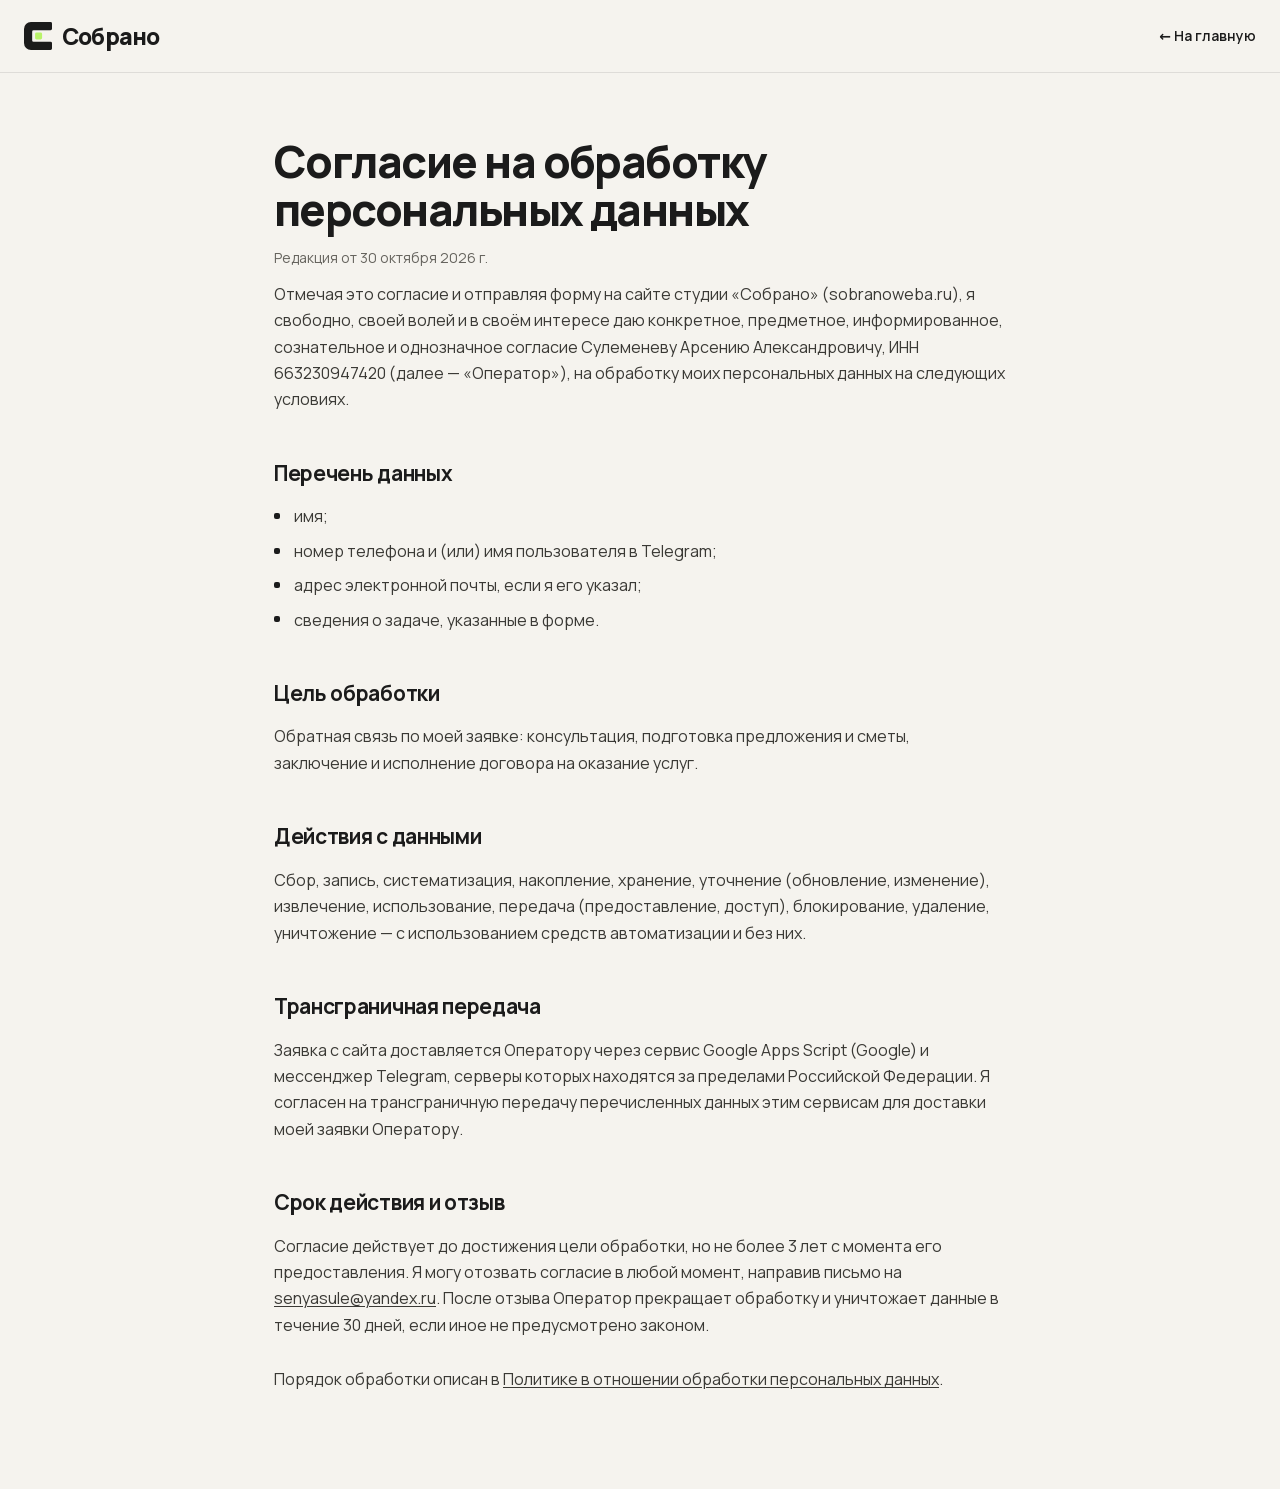
<file: consent.html>
<!doctype html>
<html lang="ru">
<head>
  <meta charset="utf-8">
  <meta name="viewport" content="width=device-width, initial-scale=1">
  <meta http-equiv="Content-Security-Policy" content="default-src 'self'; script-src 'self'; style-src 'self' 'unsafe-inline'; img-src 'self' data:; font-src 'self'; media-src 'self'; connect-src 'self'; form-action 'self'; base-uri 'self'; object-src 'none'; upgrade-insecure-requests">
  <meta name="referrer" content="strict-origin-when-cross-origin">
  <title>Согласие на обработку персональных данных — Собрано</title>
  <meta name="robots" content="noindex">
  <link rel="icon" href="assets/favicon.svg" type="image/svg+xml">
  <link rel="stylesheet" href="assets/fonts.css">
  <link rel="stylesheet" href="assets/styles.css">
</head>
<body>
<header class="doc-header">
  <div class="container header__inner">
    <a class="logo" href="./" aria-label="Собрано — на главную">
      <svg class="logo__mark" width="28" height="28" viewBox="0 0 48 48"><path fill="#1B1B1B" d="M12 0H45.5A2.5 2.5 0 0 1 48 2.5V11.5A2.5 2.5 0 0 1 45.5 14H16.5A2.5 2.5 0 0 0 14 16.5V31.5A2.5 2.5 0 0 0 16.5 34H45.5A2.5 2.5 0 0 1 48 36.5V45.5A2.5 2.5 0 0 1 45.5 48H12A12 12 0 0 1 0 36V12A12 12 0 0 1 12 0Z"/><rect fill="#B9F36A" x="19" y="18" width="12" height="12" rx="2.5"/></svg>
      <span class="logo__word">Собрано</span>
    </a>
    <a class="doc-back" href="./">← На главную</a>
  </div>
</header>
<main class="doc">
<h1>Согласие на обработку персональных данных</h1>
<p class="doc__date">Редакция от 30 октября 2026 г.</p>

<p>Отмечая это согласие и отправляя форму на сайте студии «Собрано» (sobranoweba.ru), я свободно, своей волей и в своём интересе даю конкретное, предметное, информированное, сознательное и однозначное согласие Сулеменеву Арсению Александровичу, ИНН 663230947420 (далее — «Оператор»), на обработку моих персональных данных на следующих условиях.</p>

<h2>Перечень данных</h2>
<ul>
  <li>имя;</li>
  <li>номер телефона и (или) имя пользователя в Telegram;</li>
  <li>адрес электронной почты, если я его указал;</li>
  <li>сведения о задаче, указанные в форме.</li>
</ul>

<h2>Цель обработки</h2>
<p>Обратная связь по моей заявке: консультация, подготовка предложения и сметы, заключение и исполнение договора на оказание услуг.</p>

<h2>Действия с данными</h2>
<p>Сбор, запись, систематизация, накопление, хранение, уточнение (обновление, изменение), извлечение, использование, передача (предоставление, доступ), блокирование, удаление, уничтожение — с использованием средств автоматизации и без них.</p>

<h2>Трансграничная передача</h2>
<p>Заявка с сайта доставляется Оператору через сервис Google Apps Script (Google) и мессенджер Telegram, серверы которых находятся за пределами Российской Федерации. Я согласен на трансграничную передачу перечисленных данных этим сервисам для доставки моей заявки Оператору.</p>

<h2>Срок действия и отзыв</h2>
<p>Согласие действует до достижения цели обработки, но не более 3 лет с момента его предоставления. Я могу отозвать согласие в любой момент, направив письмо на <a href="mailto:senyasule@yandex.ru">senyasule@yandex.ru</a>. После отзыва Оператор прекращает обработку и уничтожает данные в течение 30 дней, если иное не предусмотрено законом.</p>

<p style="margin-top:28px">Порядок обработки описан в <a href="privacy.html">Политике в отношении обработки персональных данных</a>.</p>

</main>
</body>
</html>
</file>
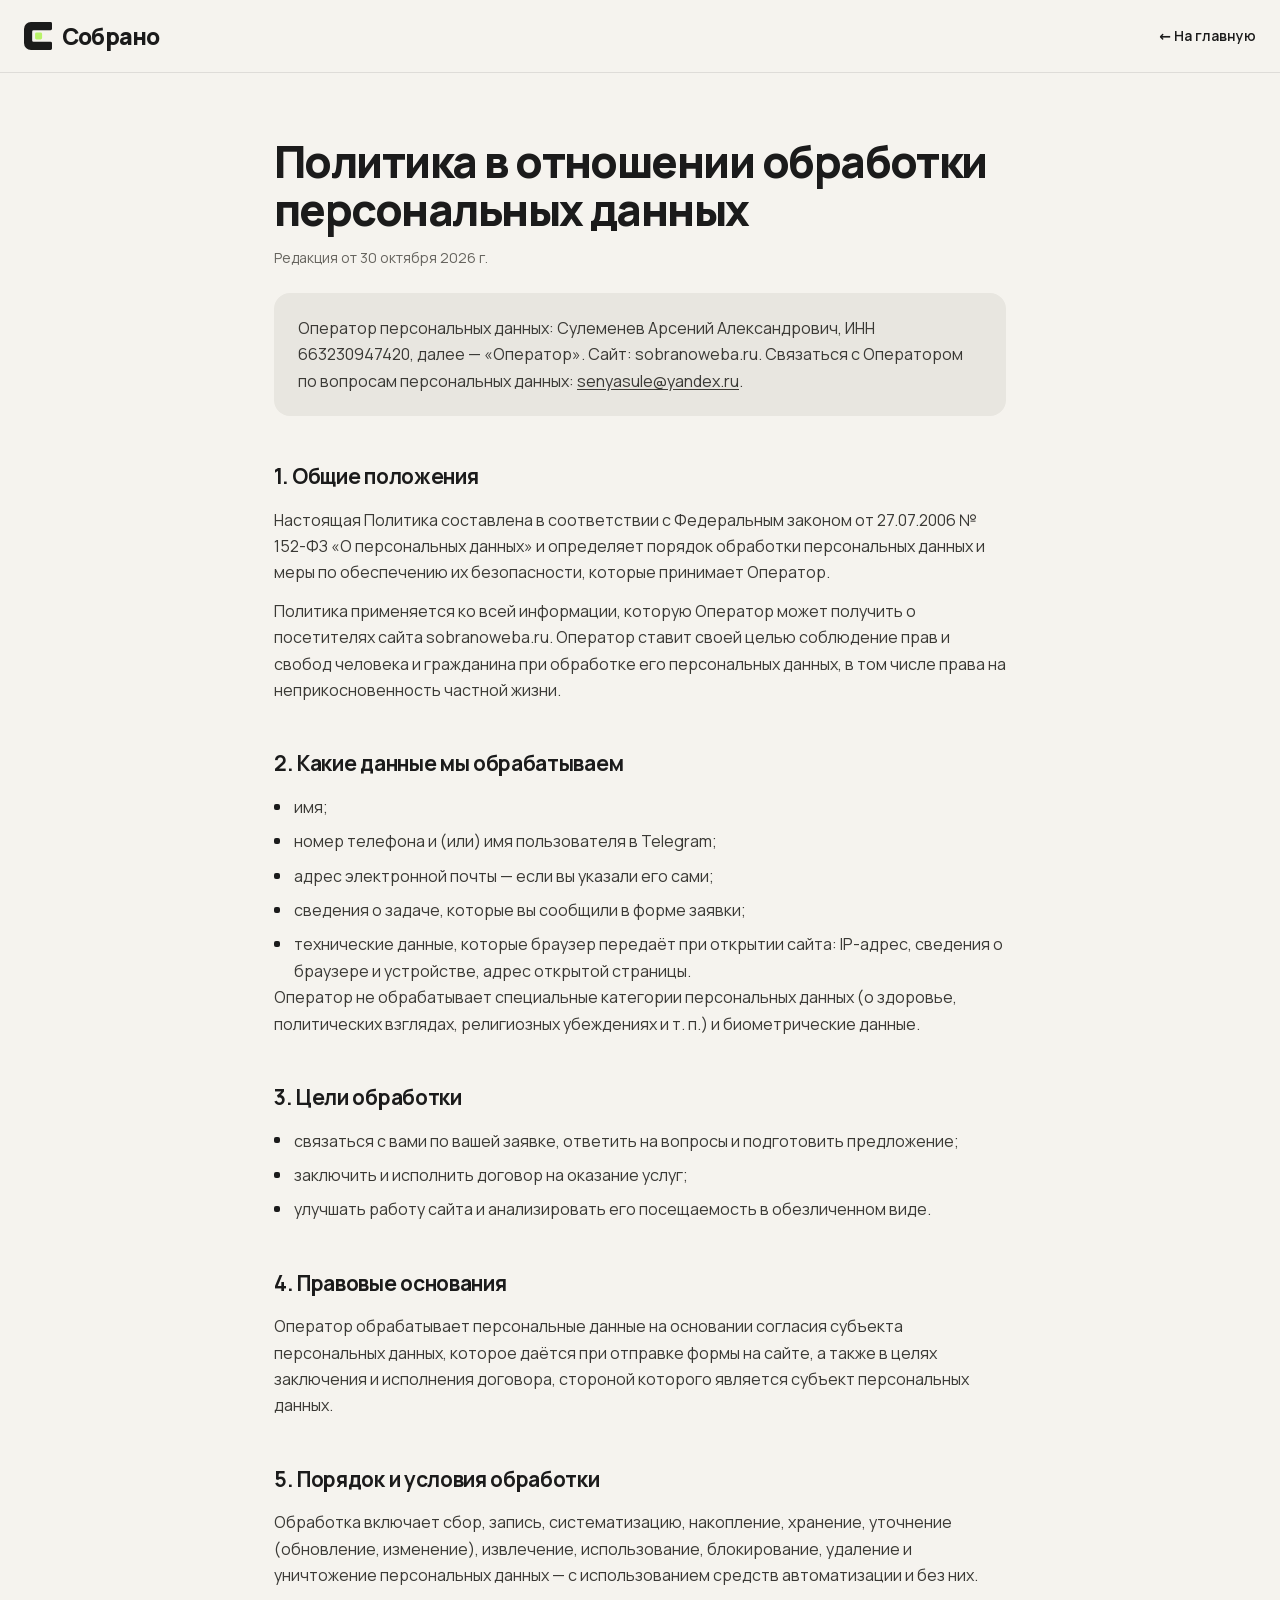
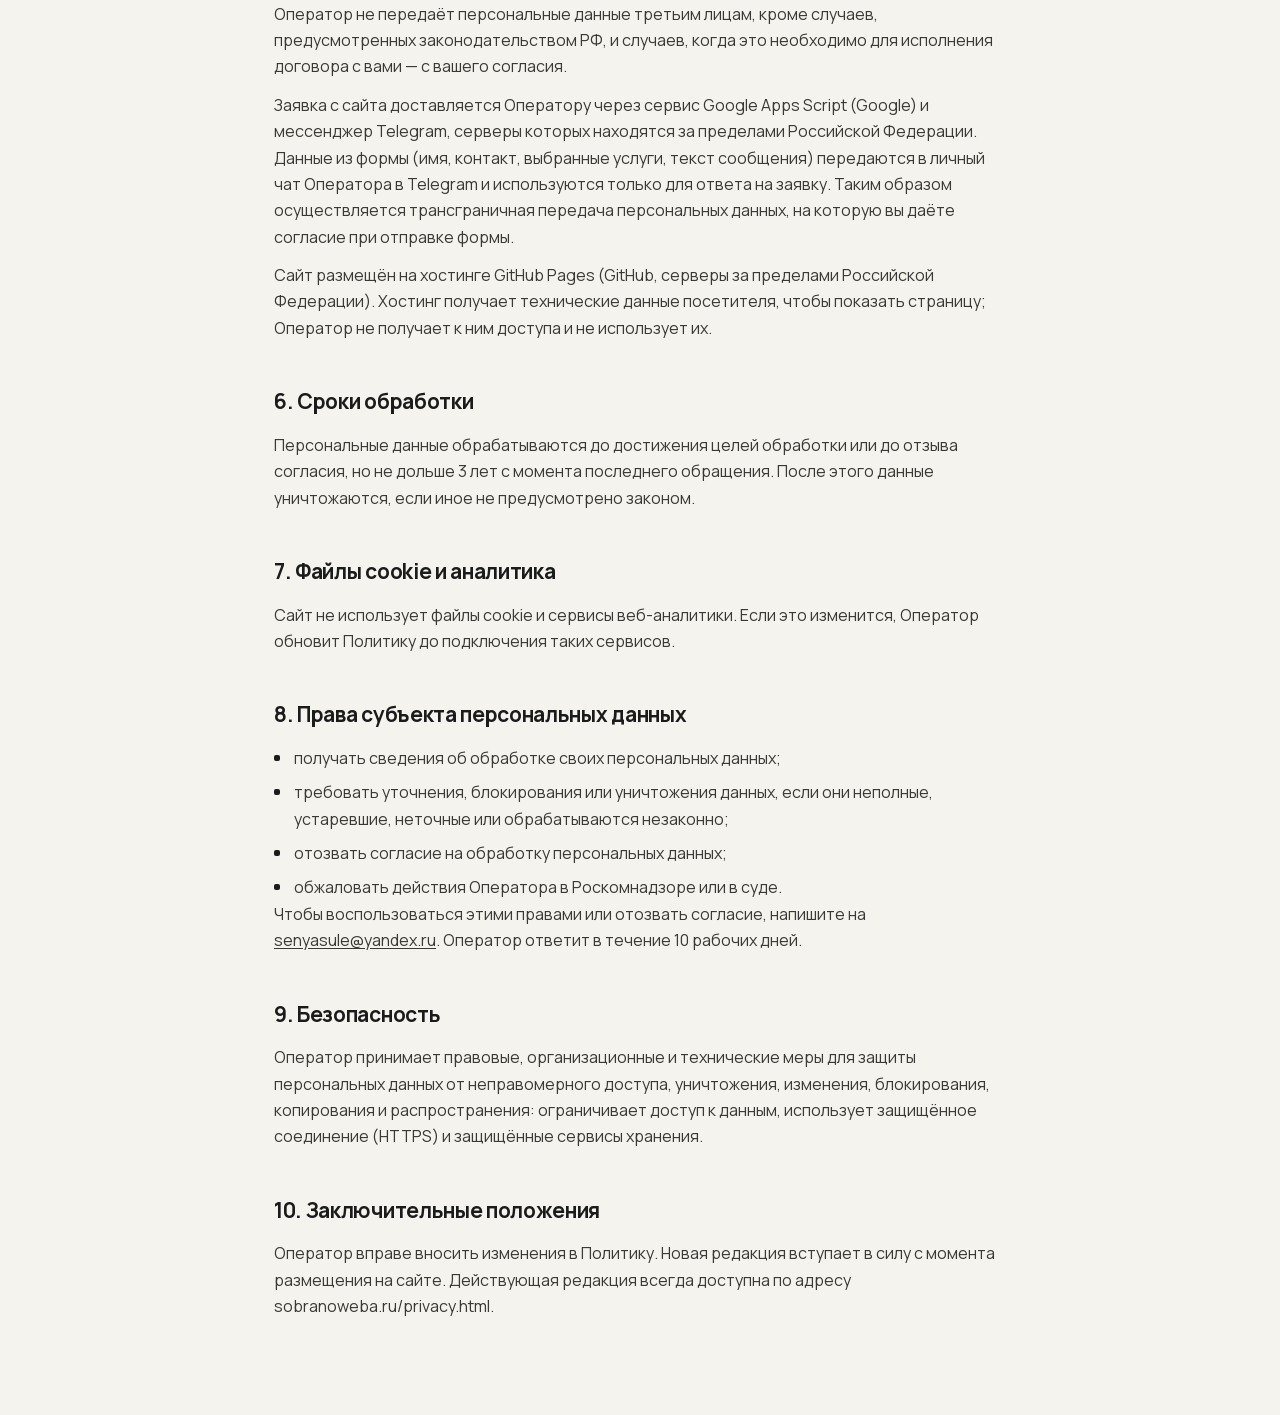
<file: privacy.html>
<!doctype html>
<html lang="ru">
<head>
  <meta charset="utf-8">
  <meta name="viewport" content="width=device-width, initial-scale=1">
  <meta http-equiv="Content-Security-Policy" content="default-src 'self'; script-src 'self'; style-src 'self' 'unsafe-inline'; img-src 'self' data:; font-src 'self'; media-src 'self'; connect-src 'self'; form-action 'self'; base-uri 'self'; object-src 'none'; upgrade-insecure-requests">
  <meta name="referrer" content="strict-origin-when-cross-origin">
  <title>Политика конфиденциальности — Собрано</title>
  <meta name="robots" content="noindex">
  <link rel="icon" href="assets/favicon.svg" type="image/svg+xml">
  <link rel="stylesheet" href="assets/fonts.css">
  <link rel="stylesheet" href="assets/styles.css">
</head>
<body>
<header class="doc-header">
  <div class="container header__inner">
    <a class="logo" href="./" aria-label="Собрано — на главную">
      <svg class="logo__mark" width="28" height="28" viewBox="0 0 48 48"><path fill="#1B1B1B" d="M12 0H45.5A2.5 2.5 0 0 1 48 2.5V11.5A2.5 2.5 0 0 1 45.5 14H16.5A2.5 2.5 0 0 0 14 16.5V31.5A2.5 2.5 0 0 0 16.5 34H45.5A2.5 2.5 0 0 1 48 36.5V45.5A2.5 2.5 0 0 1 45.5 48H12A12 12 0 0 1 0 36V12A12 12 0 0 1 12 0Z"/><rect fill="#B9F36A" x="19" y="18" width="12" height="12" rx="2.5"/></svg>
      <span class="logo__word">Собрано</span>
    </a>
    <a class="doc-back" href="./">← На главную</a>
  </div>
</header>
<main class="doc">
<h1>Политика в отношении обработки персональных данных</h1>
<p class="doc__date">Редакция от 30 октября 2026 г.</p>

<div class="doc__card"><p>Оператор персональных данных: Сулеменев Арсений Александрович, ИНН 663230947420, далее — «Оператор». Сайт: sobranoweba.ru. Связаться с Оператором по вопросам персональных данных: <a href="mailto:senyasule@yandex.ru">senyasule@yandex.ru</a>.</p></div>

<h2>1. Общие положения</h2>
<p>Настоящая Политика составлена в соответствии с Федеральным законом от 27.07.2006 № 152-ФЗ «О персональных данных» и определяет порядок обработки персональных данных и меры по обеспечению их безопасности, которые принимает Оператор.</p>
<p>Политика применяется ко всей информации, которую Оператор может получить о посетителях сайта sobranoweba.ru. Оператор ставит своей целью соблюдение прав и свобод человека и гражданина при обработке его персональных данных, в том числе права на неприкосновенность частной жизни.</p>

<h2>2. Какие данные мы обрабатываем</h2>
<ul>
  <li>имя;</li>
  <li>номер телефона и (или) имя пользователя в Telegram;</li>
  <li>адрес электронной почты — если вы указали его сами;</li>
  <li>сведения о задаче, которые вы сообщили в форме заявки;</li>
  <li>технические данные, которые браузер передаёт при открытии сайта: IP-адрес, сведения о браузере и устройстве, адрес открытой страницы.</li>
</ul>
<p>Оператор не обрабатывает специальные категории персональных данных (о здоровье, политических взглядах, религиозных убеждениях и т. п.) и биометрические данные.</p>

<h2>3. Цели обработки</h2>
<ul>
  <li>связаться с вами по вашей заявке, ответить на вопросы и подготовить предложение;</li>
  <li>заключить и исполнить договор на оказание услуг;</li>
  <li>улучшать работу сайта и анализировать его посещаемость в обезличенном виде.</li>
</ul>

<h2>4. Правовые основания</h2>
<p>Оператор обрабатывает персональные данные на основании согласия субъекта персональных данных, которое даётся при отправке формы на сайте, а также в целях заключения и исполнения договора, стороной которого является субъект персональных данных.</p>

<h2>5. Порядок и условия обработки</h2>
<p>Обработка включает сбор, запись, систематизацию, накопление, хранение, уточнение (обновление, изменение), извлечение, использование, блокирование, удаление и уничтожение персональных данных — с использованием средств автоматизации и без них.</p>
<p>Оператор не передаёт персональные данные третьим лицам, кроме случаев, предусмотренных законодательством РФ, и случаев, когда это необходимо для исполнения договора с вами — с вашего согласия.</p>
<p>Заявка с сайта доставляется Оператору через сервис Google Apps Script (Google) и мессенджер Telegram, серверы которых находятся за пределами Российской Федерации. Данные из формы (имя, контакт, выбранные услуги, текст сообщения) передаются в личный чат Оператора в Telegram и используются только для ответа на заявку. Таким образом осуществляется трансграничная передача персональных данных, на которую вы даёте согласие при отправке формы.</p>
<p>Сайт размещён на хостинге GitHub Pages (GitHub, серверы за пределами Российской Федерации). Хостинг получает технические данные посетителя, чтобы показать страницу; Оператор не получает к ним доступа и не использует их.</p>

<h2>6. Сроки обработки</h2>
<p>Персональные данные обрабатываются до достижения целей обработки или до отзыва согласия, но не дольше 3 лет с момента последнего обращения. После этого данные уничтожаются, если иное не предусмотрено законом.</p>

<h2>7. Файлы cookie и аналитика</h2>
<p>Сайт не использует файлы cookie и сервисы веб-аналитики. Если это изменится, Оператор обновит Политику до подключения таких сервисов.</p>

<h2>8. Права субъекта персональных данных</h2>
<ul>
  <li>получать сведения об обработке своих персональных данных;</li>
  <li>требовать уточнения, блокирования или уничтожения данных, если они неполные, устаревшие, неточные или обрабатываются незаконно;</li>
  <li>отозвать согласие на обработку персональных данных;</li>
  <li>обжаловать действия Оператора в Роскомнадзоре или в суде.</li>
</ul>
<p>Чтобы воспользоваться этими правами или отозвать согласие, напишите на <a href="mailto:senyasule@yandex.ru">senyasule@yandex.ru</a>. Оператор ответит в течение 10 рабочих дней.</p>

<h2>9. Безопасность</h2>
<p>Оператор принимает правовые, организационные и технические меры для защиты персональных данных от неправомерного доступа, уничтожения, изменения, блокирования, копирования и распространения: ограничивает доступ к данным, использует защищённое соединение (HTTPS) и защищённые сервисы хранения.</p>

<h2>10. Заключительные положения</h2>
<p>Оператор вправе вносить изменения в Политику. Новая редакция вступает в силу с момента размещения на сайте. Действующая редакция всегда доступна по адресу sobranoweba.ru/privacy.html.</p>

</main>
</body>
</html>
</file>
<file: assets/styles.css>
/* ==========================================================
   Собрано — стили сайта
   Палитра и типографика по брендборду
   ========================================================== */

:root {
  --bg: #F5F3EE;
  --ink: #1B1B1B;
  --lime: #B9F36A;
  --card: #E8E6E0;
  --muted: #66645E;
  --line: rgba(27, 27, 27, .1);
  --line-strong: rgba(27, 27, 27, .18);
  --white: #FBFAF7;

  --radius: 22px;
  --radius-sm: 14px;
  --container: 1240px;
  --gutter: 24px;
  --header-h: 76px;
  --ease: cubic-bezier(.2, .7, .2, 1);
}

*, *::before, *::after { box-sizing: border-box; }
html { scroll-behavior: smooth; scroll-padding-top: calc(var(--header-h) + 12px); }
body {
  margin: 0;
  background: var(--bg);
  color: var(--ink);
  font-family: "Manrope", system-ui, -apple-system, "Segoe UI", sans-serif;
  font-size: 16px;
  line-height: 1.55;
  -webkit-font-smoothing: antialiased;
  text-rendering: optimizeLegibility;
}
h1, h2, h3, p, ul, ol { margin: 0; padding: 0; }
ul, ol { list-style: none; }
a { color: inherit; text-decoration: none; }
img, svg { display: block; }
button, input, textarea { font: inherit; color: inherit; }
::selection { background: var(--lime); color: var(--ink); }
:focus-visible { outline: 2px solid var(--ink); outline-offset: 3px; border-radius: 6px; }

.container { width: 100%; max-width: calc(var(--container) + var(--gutter) * 2); margin: 0 auto; padding: 0 var(--gutter); }

/* ---------- Logo ---------- */
.logo { display: inline-flex; align-items: center; gap: 10px; flex: none; }
.logo__word { font-weight: 800; font-size: 23px; letter-spacing: -.035em; line-height: 1; }

/* ---------- Buttons ---------- */
.btn {
  display: inline-flex; align-items: center; justify-content: center; gap: 10px;
  height: 52px; padding: 0 24px; border-radius: 14px; border: 0; cursor: pointer;
  font-size: 15px; font-weight: 600; letter-spacing: -.005em; white-space: nowrap;
  transition: transform .2s var(--ease), background-color .2s, border-color .2s, color .2s;
}
.btn:active { transform: translateY(1px); }
.btn:disabled { opacity: .45; cursor: not-allowed; transform: none; }
.btn--sm { height: 42px; padding: 0 18px; font-size: 14px; border-radius: 12px; }
.btn--dark { background: var(--ink); color: var(--bg); }
.btn--dark:hover { background: #333; }
.btn--lime { background: var(--lime); color: var(--ink); }
.btn--lime:hover { background: #A9E957; }
.btn--ghost { border: 1.5px solid var(--line-strong); color: var(--ink); background: transparent; }
.btn--ghost:hover { border-color: var(--ink); }
.btn__arr {
  width: 24px; height: 24px; border-radius: 8px; background: var(--ink); color: var(--lime);
  display: grid; place-items: center; transition: transform .25s var(--ease);
}
.btn:hover .btn__arr { transform: translate(2px, -2px); }

/* ---------- Header ---------- */
.header {
  position: sticky; top: 0; z-index: 50;
  background: rgba(245, 243, 238, .82);
  -webkit-backdrop-filter: saturate(1.4) blur(14px);
  backdrop-filter: saturate(1.4) blur(14px);
  border-bottom: 1px solid transparent;
  transition: border-color .25s;
}
.header.is-scrolled { border-bottom-color: var(--line); }
.header__inner { height: var(--header-h); display: flex; align-items: center; justify-content: space-between; gap: 24px; }
.nav { display: flex; gap: 36px; font-size: 15px; font-weight: 500; }
.nav a { position: relative; padding: 6px 0; }
.nav a::after {
  content: ""; position: absolute; left: 0; right: 0; bottom: 0; height: 2px; border-radius: 2px;
  background: var(--ink); transform: scaleX(0); transform-origin: left; transition: transform .25s var(--ease);
}
.nav a:hover::after, .nav a.is-active::after { transform: scaleX(1); }

.burger { display: none; width: 44px; height: 44px; border-radius: 12px; border: 1.5px solid var(--line-strong); background: transparent; cursor: pointer; position: relative; }
.burger span { position: absolute; left: 12px; right: 12px; height: 2px; border-radius: 2px; background: var(--ink); transition: transform .25s var(--ease), top .25s var(--ease); }
.burger span:first-child { top: 16px; }
.burger span:last-child { top: 24px; }
.burger[aria-expanded="true"] span:first-child { top: 20px; transform: rotate(45deg); }
.burger[aria-expanded="true"] span:last-child { top: 20px; transform: rotate(-45deg); }

.mobile-menu { border-top: 1px solid var(--line); padding: 12px var(--gutter) 24px; display: flex; flex-direction: column; }
.mobile-menu[hidden] { display: none; }
.mobile-menu a:not(.btn) { padding: 14px 0; font-size: 20px; font-weight: 600; border-bottom: 1px solid var(--line); }
.mobile-menu .btn { margin-top: 20px; }

/* ---------- Common ---------- */
.eyebrow {
  display: inline-flex; align-items: center; gap: 10px;
  font-size: 12px; font-weight: 700; letter-spacing: .14em;
  background: var(--card); padding: 8px 14px 8px 12px; border-radius: 9px;
}
.eyebrow i, .label::before {
  width: 8px; height: 8px; border-radius: 2px; background: var(--lime);
  box-shadow: 0 0 0 1.5px var(--ink) inset; display: block; flex: none;
}
.label { display: inline-flex; align-items: center; gap: 10px; font-size: 13px; font-weight: 600; color: var(--muted); letter-spacing: .02em; margin-bottom: 14px; }
.label::before { content: ""; }
.label--dark { color: #A3A19B; }
.label--dark::before { box-shadow: none; }
.h2 { font-size: clamp(32px, 4.2vw, 52px); font-weight: 800; letter-spacing: -.04em; line-height: 1.04; }

.section { padding: 120px 0; }
.section--card { background: var(--card); }
.section--dark { background: var(--ink); color: var(--bg); }
.section__head { display: grid; grid-template-columns: 1fr 420px; gap: 40px; align-items: end; margin-bottom: 56px; }
.section__lead { color: var(--muted); font-size: 17px; }

.tick { width: 14px; height: 14px; border-radius: 50%; background: var(--lime); color: var(--ink); display: grid; place-items: center; flex: none; }

/* ---------- Hero ---------- */
.hero { padding: 56px 0 96px; }
.hero__grid { display: grid; grid-template-columns: minmax(0, 1.12fr) minmax(0, 1fr); gap: 56px; align-items: center; }
.hero__title { font-size: clamp(36px, 4.4vw, 62px); font-weight: 800; letter-spacing: -.045em; line-height: 1.02; margin-top: 22px; }
.hero__title mark { background: none; color: inherit; position: relative; z-index: 0; white-space: nowrap; }
.hero__title mark::after {
  content: ""; position: absolute; left: -.06em; right: -.08em; bottom: .06em; height: .36em;
  background: var(--lime); border-radius: .08em; z-index: -1;
  transform-origin: left; animation: marker 1s .5s var(--ease) both;
}
@keyframes marker { from { transform: scaleX(0); } to { transform: scaleX(1); } }
.hero__lead { font-size: 18px; color: var(--muted); margin-top: 22px; max-width: 500px; }
.hero__cta { display: flex; flex-wrap: wrap; gap: 12px; margin-top: 32px; }
.hero__svc { display: grid; grid-template-columns: 1fr 1fr; gap: 12px; margin-top: 36px; max-width: 560px; }

.mini-card { background: var(--card); border-radius: 18px; padding: 16px 18px 18px; position: relative; display: block; transition: background-color .2s, transform .25s var(--ease); }
.mini-card:hover { background: #E0DED7; transform: translateY(-2px); }
.mini-card__ic { width: 38px; height: 38px; border-radius: 11px; background: var(--bg); display: grid; place-items: center; }
.mini-card__go { position: absolute; right: 16px; top: 16px; transition: transform .25s var(--ease); }
.mini-card:hover .mini-card__go { transform: translate(2px, -2px); }
.mini-card strong { display: block; font-size: 17px; font-weight: 700; letter-spacing: -.01em; margin-top: 14px; }
.mini-card span:last-child { display: block; font-size: 13px; color: var(--muted); margin-top: 2px; line-height: 1.45; }

/* hero stage: фиксированная композиция 520×470, масштабируется скриптом */
.stage {
  position: relative; border-radius: 26px; background: var(--card); overflow: hidden;
  aspect-ratio: 520 / 470;
  background-image: radial-gradient(rgba(27, 27, 27, .13) 1px, transparent 1.2px);
  background-size: 18px 18px; background-position: 9px 9px;
}
.stage__inner { position: absolute; left: 0; top: 0; width: 520px; height: 470px; transform-origin: 0 0; transform: scale(var(--stage-scale, 1)); }

.laptop { position: absolute; left: 26px; top: 50px; width: 430px; }
.laptop__lid { background: #232323; border-radius: 14px 14px 4px 4px; padding: 9px 9px 12px; box-shadow: 0 30px 50px -22px rgba(27,27,27,.45), inset 0 0 0 1px rgba(255,255,255,.06); }
.laptop__scr { height: 252px; border-radius: 4px; background: var(--white); overflow: hidden; }
.laptop__base { height: 13px; margin: 0 -26px; background: linear-gradient(#D9D7D1, #B9B7B1); border-radius: 2px 2px 12px 12px; position: relative; }
.laptop__base::before { content: ""; position: absolute; left: 50%; top: 0; width: 70px; height: 5px; transform: translateX(-50%); background: #A8A6A0; border-radius: 0 0 6px 6px; }

.cs { font-size: 7px; color: #222; line-height: 1.4; }
.cs__bar { display: flex; align-items: center; justify-content: space-between; padding: 10px 16px; }
.cs__logo { font-weight: 800; font-size: 9px; letter-spacing: .02em; display: flex; gap: 5px; align-items: center; }
.cs__logo i { width: 9px; height: 9px; border: 2px solid #222; border-radius: 50%; display: block; }
.cs__nav { display: flex; gap: 12px; color: #555; font-weight: 500; }
.cs__btn { background: var(--ink); color: #fff; padding: 4px 8px; border-radius: 4px; font-weight: 600; }
.cs__hd { display: grid; grid-template-columns: 1fr 172px; gap: 12px; padding: 8px 16px 0; }
.cs__eyebrow { font-size: 6px; letter-spacing: .14em; color: #888; font-weight: 700; margin: 6px 0; }
.cs__h { font-size: 19px; line-height: 1.05; font-weight: 800; letter-spacing: -.03em; }
.cs__tx { color: #777; line-height: 1.5; margin-top: 7px; font-size: 6.5px; }
.cs__row { display: flex; gap: 5px; margin-top: 10px; }
.cs__row span { padding: 5px 8px; border-radius: 4px; font-weight: 600; border: 1px solid #ccc; }
.cs__row span.dark { background: var(--ink); color: #fff; border-color: var(--ink); }
.cs__img, .ws-site__img { height: 150px; border-radius: 6px; position: relative; overflow: hidden; background: linear-gradient(180deg, #CFCCC4 0%, #E9E6DF 100%); }
.cs__img .b1, .ws-site__img .b1 { position: absolute; left: 11%; bottom: 0; width: 41%; height: 80%; background: repeating-linear-gradient(90deg, #3a3a3a 0 9px, #555 9px 10px), #333; }
.cs__img .b1::after, .ws-site__img .b1::after { content: ""; position: absolute; inset: 0; background: repeating-linear-gradient(0deg, transparent 0 11px, rgba(255,255,255,.12) 11px 12px); }
.cs__img .b2, .ws-site__img .b2 { position: absolute; left: 48%; bottom: 0; width: 38%; height: 56%; background: repeating-linear-gradient(90deg, #8d8a83 0 7px, #a5a29b 7px 8px); }
.cs__img .b2::after, .ws-site__img .b2::after { content: ""; position: absolute; inset: 0; background: repeating-linear-gradient(0deg, transparent 0 9px, rgba(0,0,0,.08) 9px 10px); }
.cs__img .sun, .ws-site__img .sun { position: absolute; right: 10%; top: 11%; width: 22px; height: 22px; border-radius: 50%; background: #F1EFE9; }
.cs__stats { display: grid; grid-template-columns: repeat(3, 1fr); gap: 8px; padding: 12px 16px; }
.cs__stats div { border-top: 1px solid #ddd; padding-top: 6px; color: #888; }
.cs__stats b { display: block; font-size: 12px; color: #222; font-weight: 800; letter-spacing: -.02em; }

.phone { position: absolute; right: 24px; top: 150px; width: 150px; height: 290px; background: #1E1E1E; border-radius: 30px; padding: 7px; box-shadow: 0 30px 50px -18px rgba(27,27,27,.5), inset 0 0 0 1.5px #3a3a3a; }
.phone__scr { height: 100%; border-radius: 24px; background: #EFEDE7; overflow: hidden; position: relative; font-size: 7.5px; line-height: 1.45; }
.phone__isl { position: absolute; top: 7px; left: 50%; width: 46px; height: 13px; border-radius: 8px; background: #111; transform: translateX(-50%); }
.chat__head { margin-top: 26px; padding: 6px 10px 8px; display: flex; gap: 7px; align-items: center; background: var(--bg); border-bottom: 1px solid var(--line); }
.chat__av { width: 22px; height: 22px; border-radius: 50%; background: var(--ink); display: grid; place-items: center; }
.chat__head b { font-size: 8.5px; font-weight: 700; display: block; }
.chat__head small { font-size: 6.5px; color: var(--muted); }
.chat { padding: 9px 8px; display: flex; flex-direction: column; gap: 6px; }
.bub { background: #fff; border-radius: 10px 10px 10px 3px; padding: 7px 8px; max-width: 128px; }
.bub__t { font-weight: 700; font-size: 8px; margin-bottom: 4px; display: flex; align-items: center; gap: 4px; }
.bub__t i { width: 5px; height: 5px; background: var(--lime); border-radius: 1.5px; box-shadow: 0 0 0 1px var(--ink) inset; display: block; }
.bub__kv { display: grid; grid-template-columns: auto 1fr; gap: 1px 5px; color: #333; }
.bub__kv span { color: #8a877f; }
.chat__kb { display: grid; grid-template-columns: 1fr 1fr; gap: 4px; max-width: 128px; }
.chat__kb span { text-align: center; padding: 5px 0; border-radius: 6px; font-weight: 700; font-size: 7px; background: #fff; }
.chat__kb span.on { background: var(--lime); }
.bub--sys { display: flex; gap: 5px; align-items: center; }
.bub--sys .tick { width: 11px; height: 11px; }
.chat__inp { position: absolute; left: 8px; right: 8px; bottom: 10px; height: 22px; border-radius: 11px; background: #fff; display: flex; align-items: center; padding: 0 9px; color: #aaa; font-size: 7px; }

.float-tag {
  position: absolute; left: 26px; bottom: 26px;
  background: var(--bg); border-radius: 13px; padding: 10px 15px 10px 10px; border: 1px solid var(--line);
  display: flex; align-items: center; gap: 10px; font-size: 13px; font-weight: 600; line-height: 1.3;
  animation: float 5s ease-in-out infinite;
}
.float-tag small { display: block; font-size: 11px; color: var(--muted); font-weight: 500; }
.float-tag__sq { width: 30px; height: 30px; border-radius: 9px; background: var(--lime); display: grid; place-items: center; }
@keyframes float { 50% { transform: translateY(-5px); } }

/* ---------- Strip ---------- */
.strip { border-top: 1px solid var(--line); border-bottom: 1px solid var(--line); }
.strip__inner { display: grid; grid-template-columns: repeat(4, 1fr); }
.strip__item { padding: 28px 24px; border-left: 1px solid var(--line); }
.strip__item:first-child { border-left: 0; padding-left: 0; }
.strip__item b { display: block; font-size: 17px; font-weight: 700; letter-spacing: -.01em; }
.strip__item span { display: block; font-size: 14px; color: var(--muted); margin-top: 4px; line-height: 1.45; }

/* ---------- Services ---------- */
.services { display: grid; grid-template-columns: repeat(3, 1fr); gap: 16px; }
.svc {
  background: var(--white); border: 1px solid var(--line); border-radius: var(--radius);
  padding: 28px; display: flex; flex-direction: column;
  transition: transform .3s var(--ease), border-color .2s;
}
.svc:hover { transform: translateY(-3px); border-color: var(--line-strong); }
.svc__ic { width: 50px; height: 50px; border-radius: 14px; background: var(--card); display: grid; place-items: center; }
.svc h3 { font-size: 22px; font-weight: 700; letter-spacing: -.02em; margin-top: 24px; }
.svc p { color: var(--muted); font-size: 15px; margin-top: 10px; }
.svc ul { margin-top: 20px; padding-top: 18px; border-top: 1px solid var(--line); display: grid; gap: 8px; font-size: 14px; font-weight: 500; }
.svc li { display: flex; align-items: center; gap: 10px; }
.svc li::before { content: ""; width: 6px; height: 6px; border-radius: 2px; background: var(--ink); flex: none; }

/* ---------- Process ---------- */
.steps { display: grid; grid-template-columns: repeat(4, 1fr); gap: 16px; }
.step { background: var(--bg); border-radius: var(--radius); padding: 26px; position: relative; }
.step__mods { display: grid; grid-template-columns: repeat(4, 14px); gap: 4px; }
.step__mods i { height: 14px; border-radius: 4px; border: 1.5px solid var(--line-strong); }
.step__mods i.on { background: var(--ink); border-color: var(--ink); }
.step__mods i.lime { background: var(--lime); border-color: var(--ink); }
.step__n { position: absolute; right: 26px; top: 22px; font-size: 13px; font-weight: 700; color: var(--muted); font-variant-numeric: tabular-nums; }
.step h3 { font-size: 20px; font-weight: 700; letter-spacing: -.02em; margin-top: 40px; }
.step p { color: var(--muted); font-size: 15px; margin-top: 8px; }

/* ---------- Works ---------- */
.works { display: grid; grid-template-columns: 1fr 1fr; gap: 16px; }
.work--wide { grid-column: 1 / -1; display: grid; grid-template-columns: 1.5fr 1fr; align-items: end; }
.work { background: var(--card); border-radius: var(--radius); overflow: hidden; }
.work__shot { position: relative; height: 320px; padding: 32px 32px 0; display: flex; align-items: flex-end; justify-content: center; overflow: hidden; }
.work--wide .work__shot { height: 400px; }
.work__meta { padding: 26px 32px 30px; }
.work--wide .work__meta { padding: 40px; }
.tags { display: flex; flex-wrap: wrap; gap: 6px; }
.tags span { font-size: 12px; font-weight: 600; padding: 5px 10px; border-radius: 8px; background: var(--bg); }
.work h3 { font-size: 24px; font-weight: 700; letter-spacing: -.02em; margin-top: 16px; line-height: 1.2; }
.work--wide h3 { font-size: 30px; }
.work p { color: var(--muted); font-size: 15px; margin-top: 8px; }

.ws-browser { width: 100%; max-width: 640px; background: var(--white); border-radius: 14px 14px 0 0; box-shadow: 0 -1px 0 var(--line), 0 30px 60px -30px rgba(27,27,27,.35); overflow: hidden; }
.ws-browser__bar { height: 34px; display: flex; align-items: center; gap: 6px; padding: 0 14px; border-bottom: 1px solid var(--line); }
.ws-browser__bar i { width: 9px; height: 9px; border-radius: 50%; background: var(--card); }
.ws-browser__bar span { margin-left: 14px; font-size: 11px; color: var(--muted); background: var(--bg); padding: 3px 12px; border-radius: 6px; }
.ws-site { display: grid; grid-template-columns: 1fr 1fr; gap: 20px; padding: 28px; height: 320px; }
.ws-site__text { display: flex; flex-direction: column; gap: 10px; }
.ws-site__text small { font-size: 9px; letter-spacing: .14em; font-weight: 700; color: #888; }
.ws-site__text b { font-size: 30px; line-height: 1.04; font-weight: 800; letter-spacing: -.035em; }
.ws-line { height: 7px; border-radius: 4px; background: var(--card); width: 92%; }
.ws-line--s { width: 64%; }
.ws-site__text em { font-style: normal; align-self: flex-start; margin-top: 8px; background: var(--ink); color: #fff; font-size: 11px; font-weight: 600; padding: 8px 14px; border-radius: 8px; }
.ws-site__img { height: 100%; border-radius: 10px; }

.ws-chat { width: 290px; background: #EFEDE7; border-radius: 26px 26px 0 0; border: 8px solid #1E1E1E; border-bottom: 0; padding: 18px 14px; display: flex; flex-direction: column; gap: 8px; font-size: 13px; height: 100%; }
.ws-chat__msg { background: #fff; border-radius: 14px 14px 14px 4px; padding: 10px 12px; line-height: 1.4; }
.ws-chat__kb { display: grid; grid-template-columns: 1fr 1fr; gap: 5px; }
.ws-chat__kb span, .ws-chat__slots span { text-align: center; padding: 8px 0; border-radius: 9px; background: #fff; font-weight: 600; font-size: 12px; }
.ws-chat__slots { display: grid; grid-template-columns: repeat(3, 1fr); gap: 5px; }
.ws-chat .on { background: var(--lime); }
.ws-chat__ok { display: flex; align-items: center; gap: 8px; background: #fff; border-radius: 14px 14px 14px 4px; padding: 10px 12px; font-weight: 600; }
.ws-chat__ok .tick { width: 16px; height: 16px; }

.ws-dash { width: 100%; max-width: 420px; height: 100%; background: var(--white); border-radius: 14px 14px 0 0; padding: 20px; display: flex; flex-direction: column; gap: 16px; box-shadow: 0 30px 60px -30px rgba(27,27,27,.35); }
.ws-dash__kpi { display: grid; grid-template-columns: 1fr 1fr; gap: 10px; }
.ws-dash__kpi div { background: var(--bg); border-radius: 10px; padding: 10px 12px; }
.ws-dash__kpi small { display: block; font-size: 11px; color: var(--muted); }
.ws-dash__kpi b { font-size: 24px; font-weight: 800; letter-spacing: -.03em; }
.ws-dash__bars { flex: 1; display: flex; align-items: flex-end; gap: 8px; min-height: 90px; }
.ws-dash__bars i { flex: 1; background: var(--ink); border-radius: 5px 5px 2px 2px; }
.ws-dash__bars i.on { background: var(--lime); box-shadow: inset 0 0 0 1.5px var(--ink); }
.ws-dash__rows { display: grid; gap: 6px; }
.ws-dash__rows span { height: 10px; border-radius: 4px; background: var(--card); }
.ws-dash__rows span:nth-child(2) { width: 80%; }
.ws-dash__rows span:nth-child(3) { width: 60%; }

/* ---------- About ---------- */
.about { display: grid; grid-template-columns: 1fr 1fr; gap: 80px; align-items: start; }
.about__text p { color: #B5B3AC; font-size: 17px; margin-top: 20px; max-width: 520px; }
.about__text .h2 + p { margin-top: 28px; }
.about__text .btn { margin-top: 36px; }
.principles { display: grid; grid-template-columns: 1fr 1fr; gap: 1px; background: rgba(245, 243, 238, .12); border-radius: var(--radius); overflow: hidden; }
.principle { background: #222221; padding: 28px; }
.principle__n { font-size: 13px; font-weight: 700; color: var(--lime); font-variant-numeric: tabular-nums; }
.principle h3 { font-size: 19px; font-weight: 700; letter-spacing: -.015em; margin-top: 28px; line-height: 1.25; }
.principle p { color: #A3A19B; font-size: 14px; margin-top: 8px; }

/* ---------- Pricing ---------- */
.prices { display: grid; grid-template-columns: repeat(3, 1fr); gap: 16px; align-items: stretch; }
.price { background: var(--white); border: 1px solid var(--line); border-radius: var(--radius); padding: 30px; display: flex; flex-direction: column; position: relative; }
.price--accent { background: var(--ink); color: var(--bg); border-color: var(--ink); }
.price h3 { font-size: 20px; font-weight: 700; letter-spacing: -.015em; }
.price__sum { font-size: 38px; font-weight: 800; letter-spacing: -.04em; margin-top: 18px; line-height: 1.1; }
.price__time { font-size: 14px; color: var(--muted); margin-top: 6px; }
.price--accent .price__time { color: #A3A19B; }
.price ul { margin: 26px 0 30px; padding-top: 22px; border-top: 1px solid var(--line); display: grid; gap: 10px; font-size: 15px; }
.price--accent ul { border-top-color: rgba(245, 243, 238, .14); }
.price li { display: flex; gap: 10px; align-items: baseline; }
.price li::before { content: ""; width: 6px; height: 6px; border-radius: 2px; background: currentColor; flex: none; transform: translateY(-2px); }
.price--accent li::before { background: var(--lime); }
.price .btn { margin-top: auto; }
.price--accent .btn--ghost { color: var(--bg); }
.price__badge { position: absolute; top: 26px; right: 26px; font-size: 11px; font-weight: 700; background: var(--lime); color: var(--ink); padding: 5px 10px; border-radius: 7px; }

/* ---------- FAQ ---------- */
.faq { display: grid; grid-template-columns: 1fr 1.6fr; gap: 60px; }
.faq__list { border-top: 1px solid var(--line-strong); }
.faq details { border-bottom: 1px solid var(--line-strong); }
.faq summary {
  list-style: none; cursor: pointer; padding: 24px 48px 24px 0; position: relative;
  font-size: 19px; font-weight: 700; letter-spacing: -.015em;
}
.faq summary::-webkit-details-marker { display: none; }
.faq summary::before, .faq summary::after {
  content: ""; position: absolute; right: 10px; top: 50%; width: 16px; height: 2px; border-radius: 2px;
  background: var(--ink); transition: transform .25s var(--ease);
}
.faq summary::after { transform: rotate(90deg); }
.faq details[open] summary::after { transform: rotate(0); }
.faq details p { color: var(--muted); padding: 0 48px 24px 0; max-width: 680px; }

/* ---------- Contact ---------- */
.contact { background: var(--ink); color: var(--bg); border-radius: 30px; padding: 56px; display: grid; grid-template-columns: 1fr 1.15fr; gap: 56px; }
.contact__text > p { color: #B5B3AC; font-size: 17px; margin-top: 20px; max-width: 440px; }
.contact__links { display: grid; gap: 10px; margin-top: 40px; max-width: 400px; }
.contact__link { display: flex; justify-content: space-between; align-items: center; padding: 18px 20px; border-radius: 14px; background: #262625; transition: background-color .2s; }
.contact__link:hover { background: #2f2f2e; }
.contact__link span { color: #A3A19B; font-size: 14px; }
.contact__link b { font-weight: 700; }

.form { background: var(--bg); color: var(--ink); border-radius: 22px; padding: 32px; display: flex; flex-direction: column; gap: 20px; }
.form__label, .field > span { display: block; font-size: 13px; font-weight: 600; color: var(--muted); margin-bottom: 10px; }
.form__row { display: grid; grid-template-columns: 1fr 1fr; gap: 14px; }
.field input, .field textarea {
  width: 100%; border: 1.5px solid var(--line); background: var(--white); border-radius: 12px;
  padding: 14px 16px; font-size: 15px; outline: none; transition: border-color .2s; resize: vertical;
}
.field input::placeholder, .field textarea::placeholder { color: #9C9A93; }
.field input:focus, .field textarea:focus { border-color: var(--ink); }
.field.is-invalid input { border-color: #C2410C; }
.chips { display: flex; flex-wrap: wrap; gap: 8px; }
.chips label { cursor: pointer; }
.chips input { position: absolute; opacity: 0; pointer-events: none; }
.chips span { display: inline-block; padding: 9px 15px; border-radius: 10px; border: 1.5px solid var(--line-strong); font-size: 14px; font-weight: 600; transition: background-color .2s, color .2s, border-color .2s; }
.chips input:checked + span { background: var(--ink); color: var(--bg); border-color: var(--ink); }
.chips input:focus-visible + span { outline: 2px solid var(--ink); outline-offset: 2px; }
.form__foot { display: flex; align-items: center; gap: 18px; margin-top: 4px; }
.form__foot small { font-size: 12px; color: var(--muted); line-height: 1.4; }
.form__foot small a { color: var(--ink); text-decoration: underline; text-underline-offset: 2px; }
.form__status { font-size: 14px; font-weight: 600; }
.form__status:empty { display: none; }
.form__status.is-ok { display: flex; align-items: center; gap: 10px; background: var(--card); padding: 14px 16px; border-radius: 12px; }

/* ---------- Footer ---------- */
.footer { padding: 40px 0 48px; }
.footer__inner { display: flex; align-items: center; gap: 28px; flex-wrap: wrap; }
.footer__tag { color: var(--muted); font-size: 14px; }
.footer__nav { display: flex; gap: 24px; margin-left: auto; font-size: 14px; font-weight: 500; }
.footer__copy { color: var(--muted); font-size: 14px; }

/* ---------- Уведомление об отправке заявки ---------- */
.toast {
  position: fixed; top: 16px; left: 50%; z-index: 100;
  display: flex; align-items: center; gap: 12px; width: max-content; max-width: calc(100% - 32px);
  padding: 10px 22px 10px 10px; border-radius: 999px; background: var(--lime); color: var(--ink);
  box-shadow: 0 18px 40px -12px rgba(27, 27, 27, .35); pointer-events: none;
  opacity: 0; visibility: hidden; transform: translate(-50%, calc(-100% - 24px));
  transition: transform .45s var(--ease), opacity .3s, visibility 0s .45s;
}
.toast.is-shown { opacity: 1; visibility: visible; transform: translate(-50%, 0); transition: transform .45s var(--ease), opacity .3s; }
.toast__icon { width: 34px; height: 34px; border-radius: 50%; background: var(--ink); color: var(--lime); display: grid; place-items: center; flex: none; }
.toast b { display: block; font-size: 15px; font-weight: 700; line-height: 1.3; }

/* ---------- Reveal ---------- */
.js .reveal { opacity: 0; transform: translateY(18px); transition: opacity .7s var(--ease), transform .7s var(--ease); }
.js .reveal.is-in { opacity: 1; transform: none; }

@media (prefers-reduced-motion: reduce) {
  html { scroll-behavior: auto; }
  .js .reveal { opacity: 1; transform: none; transition: none; }
  .toast, .toast.is-shown { transform: translate(-50%, 0); transition: opacity .2s, visibility 0s .2s; }
  .hero__title mark::after, .float-tag { animation: none; }
}

/* ---------- Responsive ---------- */
@media (max-width: 1100px) {
  .hero__grid { grid-template-columns: 1fr; gap: 48px; }
  .hero__title { font-size: clamp(36px, 7vw, 62px); }
  .hero__text { max-width: 640px; }
  .hero__visual { max-width: 640px; }
  .services, .prices { grid-template-columns: 1fr 1fr; }
  .steps { grid-template-columns: 1fr 1fr; }
  .about { grid-template-columns: 1fr; gap: 48px; }
  .contact { grid-template-columns: 1fr; gap: 40px; }
  .section__head { grid-template-columns: 1fr; gap: 16px; }
  .work--wide { grid-template-columns: 1fr; }
  .work--wide .work__meta { padding: 26px 32px 30px; }
}

@media (max-width: 860px) {
  :root { --header-h: 64px; }
  .nav, .header__cta { display: none; }
  .burger { display: block; }
  .section { padding: 80px 0; }
  .strip__inner { grid-template-columns: 1fr 1fr; }
  .strip__item { padding: 22px 16px; }
  .strip__item:nth-child(odd) { border-left: 0; padding-left: 0; }
  .strip__item:nth-child(n+3) { border-top: 1px solid var(--line); }
  .works { grid-template-columns: 1fr; }
  .faq { grid-template-columns: 1fr; gap: 24px; }
  .footer__nav { margin-left: 0; width: 100%; order: 3; }
}

@media (max-width: 640px) {
  :root { --gutter: 16px; }
  .hero { padding: 32px 0 64px; }
  .hero__lead { font-size: 16px; }
  .hero__cta .btn { flex: 1 1 auto; }
  .hero__svc { grid-template-columns: 1fr; }
  .services, .prices, .steps, .principles { grid-template-columns: 1fr; }
  .svc, .price { padding: 24px; }
  .work__shot { height: 260px; padding: 20px 20px 0; }
  .work--wide .work__shot { height: auto; padding: 20px 20px 0; }
  .ws-site { grid-template-columns: 1fr; padding: 18px; height: 230px; }
  .ws-site__img { display: none; }
  .ws-site__text b { font-size: 24px; }
  .work__meta, .work--wide .work__meta { padding: 22px 20px 24px; }
  .work h3, .work--wide h3 { font-size: 22px; }
  .contact { padding: 28px 20px; border-radius: 24px; }
  .form { padding: 22px 18px; }
  .form__row { grid-template-columns: 1fr; }
  .form__foot { flex-direction: column; align-items: stretch; }
  .faq summary { font-size: 17px; }
  .strip__inner { grid-template-columns: 1fr; }
  .strip__item, .strip__item:nth-child(odd) { border-left: 0; padding: 18px 0; }
  .strip__item:nth-child(n+2) { border-top: 1px solid var(--line); }
}

/* ---------- Works: демо-проект ---------- */
.work--link { display: block; transition: transform .3s var(--ease); }
.work--link:hover { transform: translateY(-3px); }
.work--wide.work--link { display: grid; }
.tags .tag--demo { background: var(--ink); color: var(--lime); }
.work__open { display: inline-flex; align-items: center; gap: 10px; margin-top: 22px; font-weight: 700; font-size: 15px; }
.works__note { margin-top: 18px; font-size: 13px; color: var(--muted); }
.ws-chat__me { align-self: flex-end; background: var(--ink); color: var(--bg); border-radius: 14px 14px 4px 14px; padding: 8px 12px; font-weight: 600; }
.ws-chat__msg--card { display: grid; gap: 4px; }
.ws-chat__msg--card span { color: var(--muted); font-size: 12px; }
.ws-chat__track { display: grid; grid-template-columns: repeat(4, 1fr); gap: 4px; margin: 4px 0; }
.ws-chat__track i { height: 5px; border-radius: 3px; background: var(--card); }
.ws-chat__track i.on { background: var(--ink); }
.ws-chat__track i.cur { background: var(--lime); box-shadow: inset 0 0 0 1px var(--ink); }
.ws-chat__slots { grid-template-columns: 1fr 1fr; }

/* ---------- Pricing: вилки ---------- */
.plans { display: grid; grid-template-columns: 1fr 1fr; gap: 16px; }
.plan { background: var(--white); border: 1px solid var(--line); border-radius: var(--radius); padding: 32px; display: flex; flex-direction: column; }
.plan--dark { background: var(--ink); color: var(--bg); border-color: var(--ink); }
.plan__head { display: flex; align-items: center; gap: 14px; }
.plan__ic { width: 46px; height: 46px; border-radius: 13px; background: var(--card); display: grid; place-items: center; flex: none; }
.plan--dark .plan__ic { background: #2A2A29; }
.plan h3 { font-size: 22px; font-weight: 700; letter-spacing: -.02em; }
.plan__time { margin-left: auto; font-size: 13px; font-weight: 600; padding: 6px 11px; border-radius: 8px; background: var(--card); }
.plan--dark .plan__time { background: #2A2A29; color: #D4D2CB; }
.plan__sum { display: flex; align-items: baseline; flex-wrap: wrap; gap: 0 10px; margin-top: 30px; font-size: clamp(36px, 4vw, 52px); font-weight: 800; letter-spacing: -.045em; line-height: 1.05; font-variant-numeric: tabular-nums; }
.plan__sum small { font-size: 17px; font-weight: 600; color: var(--muted); letter-spacing: 0; }
.plan--dark .plan__sum small { color: #A3A19B; }
.plan__sum em { font-style: normal; color: var(--muted); font-weight: 700; }
.plan--dark .plan__sum em { color: var(--lime); }
.scale { margin-top: 22px; }
.scale__track { display: flex; gap: 4px; height: 10px; }
.scale__track i { border-radius: 4px; background: var(--card); }
.plan--dark .scale__track i { background: #333331; }
.scale__track i.lime { background: var(--lime); box-shadow: inset 0 0 0 1.5px var(--ink); }
.plan--dark .scale__track i.lime { box-shadow: none; }
.scale__marks span:last-child { flex: none; }
.scale__marks { display: flex; margin-top: 8px; font-size: 12px; font-weight: 600; color: var(--muted); }
.plan--dark .scale__marks { color: #A3A19B; }
.plan__list { margin-top: 26px; border-top: 1px solid var(--line); }
.plan--dark .plan__list { border-top-color: rgba(245, 243, 238, .14); }
.plan__list li { display: flex; justify-content: space-between; gap: 16px; padding: 14px 0; border-bottom: 1px solid var(--line); font-size: 15px; }
.plan--dark .plan__list li { border-bottom-color: rgba(245, 243, 238, .14); }
.plan__list b { font-weight: 700; white-space: nowrap; }
.plan__inc { font-size: 13px; color: var(--muted); margin: 18px 0 26px; }
.plan--dark .plan__inc { color: #A3A19B; }
.plan .btn { margin-top: auto; align-self: flex-start; }
.plan--dark .btn--ghost { color: var(--bg); }
.plan-wide { margin-top: 16px; background: var(--card); border-radius: var(--radius); padding: 28px 32px; display: flex; align-items: center; justify-content: space-between; gap: 24px; }
.plan-wide h3 { font-size: 20px; font-weight: 700; letter-spacing: -.015em; }
.plan-wide p { color: var(--muted); font-size: 15px; margin-top: 4px; }

/* ---------- Согласие в форме ---------- */
.consent { display: flex; gap: 12px; align-items: flex-start; font-size: 13px; color: var(--muted); line-height: 1.45; cursor: pointer; }
.consent input { position: absolute; opacity: 0; pointer-events: none; }
.consent__box { width: 20px; height: 20px; border-radius: 6px; border: 1.5px solid var(--line-strong); display: grid; place-items: center; flex: none; color: transparent; background: var(--white); transition: background-color .2s, border-color .2s; }
.consent input:checked + .consent__box { background: var(--ink); border-color: var(--ink); color: var(--lime); }
.consent input:focus-visible + .consent__box { outline: 2px solid var(--ink); outline-offset: 2px; }
.consent.is-invalid .consent__box { border-color: #C2410C; }
.consent a { color: var(--ink); text-decoration: underline; text-underline-offset: 2px; }
.footer__legal { width: 100%; display: flex; gap: 20px; flex-wrap: wrap; font-size: 13px; color: var(--muted); padding-top: 20px; border-top: 1px solid var(--line); }
.footer__legal a:hover { color: var(--ink); }

@media (max-width: 860px) {
  .plans { grid-template-columns: 1fr; }
  .plan-wide { flex-direction: column; align-items: flex-start; }
}
@media (max-width: 640px) {
  .plan { padding: 24px; }
  .plan__list li { flex-direction: column; gap: 2px; }
}

/* ---------- Юридические страницы ---------- */
.doc-header { border-bottom: 1px solid var(--line); }
.doc-header .header__inner { height: 72px; }
.doc-back { font-size: 14px; font-weight: 600; display: inline-flex; gap: 8px; align-items: center; }
.doc { max-width: 780px; margin: 0 auto; padding: 64px var(--gutter) 96px; }
.doc h1 { font-size: clamp(30px, 4vw, 44px); font-weight: 800; letter-spacing: -.035em; line-height: 1.1; }
.doc .doc__date { color: var(--muted); margin-top: 12px; font-size: 14px; }
.doc h2 { font-size: 21px; font-weight: 700; letter-spacing: -.015em; margin: 44px 0 14px; }
.doc p, .doc li { color: #3A3935; font-size: 16px; line-height: 1.65; }
.doc p + p { margin-top: 12px; }
.doc ul { list-style: none; display: grid; gap: 8px; margin-top: 12px; }
.doc ul li { padding-left: 20px; position: relative; }
.doc ul li::before { content: ""; position: absolute; left: 0; top: .62em; width: 6px; height: 6px; border-radius: 2px; background: var(--ink); }
.doc a { text-decoration: underline; text-underline-offset: 2px; }
.doc .fill { background: var(--lime); padding: 0 4px; border-radius: 4px; font-weight: 600; color: var(--ink); }
.doc__card { background: var(--card); border-radius: 16px; padding: 22px 24px; margin-top: 24px; }
.doc__card p { margin: 0; }

/* ---------- Works: видео ---------- */
.work__shot--video { display: flex; align-items: flex-end; justify-content: center; }
.vbrowser { width: 100%; max-width: 660px; background: #232323; border-radius: 14px 14px 0 0; overflow: hidden; box-shadow: 0 30px 60px -30px rgba(27,27,27,.45); transition: transform .4s var(--ease); }
.work__shot--video:hover .vbrowser { transform: translateY(-4px); }
.vbrowser__bar { height: 32px; display: flex; align-items: center; gap: 6px; padding: 0 14px; }
.vbrowser__bar i { width: 9px; height: 9px; border-radius: 50%; background: #444; }
.vbrowser__bar span { margin-left: 12px; font-size: 11px; color: #A3A19B; background: #2E2E2E; padding: 3px 12px; border-radius: 6px; }
.vbrowser video { display: block; width: 100%; aspect-ratio: 16 / 10; object-fit: cover; object-position: top; background: #14161B; }
.work--wide .work__shot { height: auto; padding: 40px 40px 0; }
.work__shot--phone { height: 400px; padding-top: 28px; }
.vphone { width: 210px; height: 100%; min-height: 380px; border-radius: 34px 34px 0 0; background: #1E1E1E; padding: 9px 9px 0; box-shadow: 0 30px 60px -30px rgba(27,27,27,.5), inset 0 0 0 1.5px #3a3a3a; position: relative; transition: transform .4s var(--ease); }
.vphone::before { content: ""; position: absolute; top: 16px; left: 50%; width: 60px; height: 16px; border-radius: 10px; background: #111; transform: translateX(-50%); z-index: 1; }
.work__shot--phone:hover .vphone { transform: translateY(-4px); }
.vphone video { display: block; width: 100%; height: 100%; object-fit: cover; object-position: top; border-radius: 26px 26px 0 0; background: #14161B; }
.work__shot--bot { height: 400px; }

/* бот: переписка по кругу */
.ws-chat__typing { display: none; gap: 4px; background: #fff; border-radius: 14px 14px 14px 4px; padding: 12px 14px; align-self: flex-start; }
.ws-chat__typing i { width: 6px; height: 6px; border-radius: 50%; background: #B5B3AC; animation: typing 1s infinite; }
.ws-chat__typing i:nth-child(2) { animation-delay: .15s; }
.ws-chat__typing i:nth-child(3) { animation-delay: .3s; }
@keyframes typing { 50% { transform: translateY(-3px); background: var(--ink); } }
.bot-loop.is-running > * { opacity: 0; transform: translateY(10px); transition: opacity .4s var(--ease), transform .4s var(--ease); }
.bot-loop.is-running > .is-shown { opacity: 1; transform: none; }
.bot-loop.is-running > .ws-chat__typing { display: none; }
.bot-loop.is-running > .ws-chat__typing.is-shown { display: inline-flex; }

@media (max-width: 640px) {
  .work--wide .work__shot { height: auto; padding: 20px 20px 0; }
  .work__shot--phone, .work__shot--bot { height: 360px; }
}

/* ---------- Works: сайт + телефон ---------- */
.work__shot--duo { position: relative; height: auto; padding: 40px 40px 0; display: flex; align-items: flex-end; justify-content: flex-start; }
.work__shot--duo .vbrowser { width: calc(100% - 60px); max-width: 600px; }
.vphone--float { position: absolute; right: 28px; bottom: 0; width: 148px; height: 290px; min-height: 0; padding: 7px 7px 0; border-radius: 28px 28px 0 0; }
.vphone--float::before { top: 12px; width: 44px; height: 12px; }
.vphone--float video { border-radius: 22px 22px 0 0; }
.work--wide:hover .vbrowser, .work--wide:hover .vphone--float { transform: translateY(-4px); }
.vphone--float { transition: transform .45s var(--ease) .05s; }

.ws-chat__ok { font-size: 12.5px; line-height: 1.35; }

.work--next { background: var(--ink); color: var(--bg); padding: 36px; display: flex; flex-direction: column; justify-content: flex-end; gap: 14px; min-height: 100%; transition: transform .3s var(--ease); }
.work--next:hover { transform: translateY(-3px); }
.work--next h3 { font-size: 30px; margin-top: auto; }
.work--next p { color: #B5B3AC; max-width: 360px; margin-top: 0; }
.work--next .btn { align-self: flex-start; margin-top: 10px; }
.work__next-mods { display: grid; grid-template-columns: repeat(2, 44px); gap: 6px; margin-bottom: auto; }
.work__next-mods i { height: 44px; border-radius: 11px; border: 1.5px solid rgba(245,243,238,.25); }
.work__next-mods i.lime { background: var(--lime); border-color: var(--lime); animation: snapin 2.4s var(--ease) infinite; }
@keyframes snapin { 0%, 15% { transform: translate(60px, -40px) rotate(20deg); opacity: 0; } 45%, 100% { transform: none; opacity: 1; } }
@media (prefers-reduced-motion: reduce) { .work__next-mods i.lime { animation: none; } }

@media (max-width: 640px) {
  .work__shot--duo { padding: 20px 20px 0; }
  .work__shot--duo .vbrowser { width: calc(100% - 36px); }
  .vphone--float { right: 12px; width: 92px; height: 184px; padding: 5px 5px 0; border-radius: 18px 18px 0 0; }
  .vphone--float::before { top: 9px; width: 28px; height: 8px; }
  .vphone--float video { border-radius: 14px 14px 0 0; }
  .work--next { padding: 26px 22px; min-height: 320px; }
  .work--next h3 { font-size: 24px; }
}
.hp { position: absolute !important; left: -10000px; width: 1px; height: 1px; overflow: hidden; }

/* ==========================================================
   Работы — папки (2026-11)
   ========================================================== */
.folders { display: grid; grid-template-columns: repeat(2, 1fr); gap: 16px; margin-bottom: 28px; }
.folder {
  position: relative; display: block; height: 240px; padding: 0; border: 0; background: none; cursor: pointer; text-align: left;
  transition: transform .35s var(--ease);
}
.folder:hover { transform: translateY(-4px); }
.folder__tab {
  position: absolute; left: 0; top: 0; width: 44%; height: 34px;
  background: #D9D6CE; border-radius: 16px 16px 0 0;
  transition: background-color .25s;
}
.folder__tab::after { content: ""; position: absolute; right: -22px; top: 0; width: 44px; height: 34px; background: inherit; border-radius: 0 16px 0 0; transform: skewX(28deg); transform-origin: bottom left; }
.folder__papers { position: absolute; left: 18px; right: 18px; top: 22px; bottom: 60px; z-index: 1; }
.folder__papers img, .folder__paper-chat {
  position: absolute; left: 50%; top: 0; width: 78%; height: auto; aspect-ratio: 16 / 10; object-fit: cover; object-position: top;
  border-radius: 10px; background: var(--white); box-shadow: 0 6px 18px rgba(27, 27, 27, .12);
  transform: translateX(-50%) translateY(18px) rotate(0); transition: transform .45s var(--ease);
}
.folder__papers img:nth-child(1) { transform: translateX(-62%) translateY(20px) rotate(-6deg); }
.folder__papers img:nth-child(2) { transform: translateX(-40%) translateY(14px) rotate(5deg); }
.folder__papers img:nth-child(3) { transform: translateX(-50%) translateY(26px) rotate(-1deg); }
.folder__papers img:only-child { transform: translateX(-50%) translateY(18px) rotate(-3deg); }
.folder:hover .folder__papers img:nth-child(1), .folder[aria-selected="true"] .folder__papers img:nth-child(1) { transform: translateX(-62%) translateY(-2px) rotate(-7deg); }
.folder:hover .folder__papers img:nth-child(2), .folder[aria-selected="true"] .folder__papers img:nth-child(2) { transform: translateX(-38%) translateY(-8px) rotate(6deg); }
.folder:hover .folder__papers img:nth-child(3), .folder[aria-selected="true"] .folder__papers img:nth-child(3) { transform: translateX(-50%) translateY(-16px) rotate(-1deg); }
.folder:hover .folder__papers img:only-child, .folder[aria-selected="true"] .folder__papers img:only-child { transform: translateX(-50%) translateY(-12px) rotate(-4deg); }
.folder__papers--bots img { width: 40%; aspect-ratio: 1; transform: translateX(-95%) translateY(18px) rotate(-7deg) !important; }
.folder__paper-chat { width: 46%; aspect-ratio: auto; height: 76%; left: 52%; transform: translateX(-10%) translateY(24px) rotate(6deg); padding: 12px; display: flex; flex-direction: column; gap: 7px; font-style: normal; }
.folder__paper-chat b { font-size: 11px; }
.folder__paper-chat i { display: block; height: 7px; border-radius: 4px; background: var(--card); }
.folder__paper-chat i:last-child { width: 60%; background: var(--lime); }
.folder:hover .folder__papers--bots img, .folder[aria-selected="true"] .folder__papers--bots img { transform: translateX(-100%) translateY(-8px) rotate(-10deg) !important; }
.folder:hover .folder__paper-chat, .folder[aria-selected="true"] .folder__paper-chat { transform: translateX(-6%) translateY(-6px) rotate(8deg); }
.folder__front {
  position: absolute; left: 0; right: 0; bottom: 0; top: 30px; z-index: 2;
  display: flex; flex-direction: column; justify-content: flex-end; gap: 2px; padding: 22px 24px;
  border-radius: 0 var(--radius) var(--radius) var(--radius);
}
.folder__front::before { content: ""; position: absolute; inset: 38% 0 0 0; border-radius: 0 0 var(--radius) var(--radius); background: var(--card); z-index: -1; transition: background-color .25s; }
.folder__name { position: relative; font-size: 24px; font-weight: 800; letter-spacing: -.03em; line-height: 1.1; }
.folder__count { position: relative; font-size: 14px; font-weight: 600; color: var(--muted); }
.folder[aria-selected="true"] .folder__tab, .folder[aria-selected="true"] .folder__front::before { background-color: var(--ink); }
.folder[aria-selected="true"] .folder__name { color: var(--bg); }
.folder[aria-selected="true"] .folder__count { color: var(--lime); }
.folder:focus-visible { outline: 2px solid var(--ink); outline-offset: 4px; border-radius: var(--radius); }

.folder-panel { animation: folder-open .45s var(--ease) both; }
.folder-panel[hidden] { display: none; }
@keyframes folder-open { from { opacity: 0; transform: translateY(10px); } to { opacity: 1; transform: none; } }

.cases { display: grid; grid-template-columns: repeat(3, 1fr); gap: 16px; }
.case { display: flex; flex-direction: column; background: var(--card); border-radius: var(--radius); overflow: hidden; }
.case--wide { grid-column: 1 / -1; display: grid; grid-template-columns: 1.4fr 1fr; align-items: center; }
.case__shot { position: relative; margin: 18px 18px 0; border-radius: 14px; overflow: hidden; background: var(--white); box-shadow: 0 1px 0 var(--line); }
.case--wide .case__shot { margin: 22px; }
.case__bar { display: flex; align-items: center; gap: 6px; height: 30px; padding: 0 12px; background: #EFEDE7; border-bottom: 1px solid var(--line); }
.case__bar i { width: 8px; height: 8px; border-radius: 50%; background: #D3D0C8; }
.case__bar span { margin-left: 8px; font-size: 11px; font-weight: 600; color: var(--muted); white-space: nowrap; overflow: hidden; text-overflow: ellipsis; }
.case__shot img { width: 100%; height: auto; aspect-ratio: 16 / 10; object-fit: cover; object-position: top; transition: transform .6s var(--ease); }
.case:hover .case__shot img { transform: scale(1.03); }
.case__meta { padding: 22px 24px 26px; display: flex; flex-direction: column; flex: 1; }
.case h3 { font-size: 21px; font-weight: 700; letter-spacing: -.02em; line-height: 1.2; margin-top: 14px; }
.case--wide h3 { font-size: 28px; }
.case p { color: var(--muted); font-size: 15px; margin-top: 8px; }
.case .work__open { margin-top: auto; padding-top: 18px; }

.case__shot--morok { background: #14111C; display: flex; align-items: center; gap: 0; aspect-ratio: 16 / 10.9; }
.case__shot--morok .case__avatar { width: 46%; height: 100%; aspect-ratio: auto; object-fit: cover; object-position: center; }
.case:hover .case__shot--morok .case__avatar { transform: scale(1.05); }
.case__shot--chat { background: #EFEDE7; aspect-ratio: 16 / 10.9; display: flex; align-items: center; justify-content: center; }
.case__chat { display: flex; flex-direction: column; gap: 7px; width: 100%; padding: 16px; font-size: 12.5px; line-height: 1.4; }
.case__shot--chat .case__chat { max-width: 300px; }
.case__chat .m { align-self: flex-start; max-width: 92%; background: #fff; border-radius: 13px 13px 13px 4px; padding: 9px 11px; }
.case__chat .m.card { display: grid; gap: 2px; }
.case__chat .m.card small { color: var(--muted); font-size: 11.5px; }
.case__chat .m.ok { display: flex; align-items: center; gap: 8px; font-weight: 600; }
.case__chat .m.ok .tick { flex: none; width: 16px; height: 16px; border-radius: 50%; background: var(--lime); display: grid; place-items: center; }
.case__chat .me { align-self: flex-end; background: var(--ink); color: var(--bg); border-radius: 13px 13px 4px 13px; padding: 8px 11px; font-weight: 600; }
.case__chat .btns { display: grid; grid-template-columns: 1fr 1fr; gap: 5px; }
.case__chat .btns span { text-align: center; padding: 7px 0; border-radius: 9px; background: #fff; font-weight: 600; font-size: 11.5px; }
.case__chat .btns .on { background: var(--lime); }
.case__chat--dark { width: 54%; padding: 14px; }
.case__chat--dark .m { background: #2A2438; color: #E9E4F5; }
.case__chat--dark .me { background: #F2A54A; color: #1B1220; }

.works__cta { display: flex; margin-top: 16px; min-height: 0; border-radius: var(--radius); }
.works__cta .work__next-mods { display: none; }
.works__cta h3 { margin-top: 0; }

@media (max-width: 1024px) {
  .cases { grid-template-columns: 1fr 1fr; }
  .case--wide { grid-template-columns: 1fr; }
}
@media (max-width: 760px) {
  .folders { grid-template-columns: 1fr; gap: 10px; }
  .folder { height: 150px; overflow: hidden; border-radius: 16px var(--radius) var(--radius) var(--radius); }
  .folder:hover { transform: none; }
  .folder__papers { left: auto; right: 8px; width: 46%; top: 16px; bottom: 30px; z-index: 3; }
  .folder__papers img { width: 100%; }
  .folder__papers--bots img { width: 52%; }
  .folder__paper-chat { width: 56%; }
  .folder__front { padding: 18px 20px; }
  .folder__front::before { inset: 0; border-radius: 0 var(--radius) var(--radius) var(--radius); }
  .folder__name { font-size: 21px; }
  .cases { grid-template-columns: 1fr; }
  .case--wide h3 { font-size: 22px; }
}
@media (prefers-reduced-motion: reduce) {
  .folder, .folder__papers img, .folder__paper-chat, .case__shot img, .folder-panel { transition: none; animation: none; }
}

/* Работы: живые превью */
.case__shot video { display: block; width: 100%; aspect-ratio: 16 / 10; object-fit: cover; object-position: top; background: var(--white); }
.case__shot img.case__scroll { object-position: 50% 0%; animation: shotscroll 30s ease-in-out infinite; }
.case:hover .case__shot img.case__scroll { transform: none; }
@keyframes shotscroll { 0%, 6% { object-position: 50% 0%; } 47%, 53% { object-position: 50% 100%; } 94%, 100% { object-position: 50% 0%; } }
.case__chat .typing { align-self: flex-start; display: inline-flex; gap: 4px; padding: 10px 12px; border-radius: 13px 13px 13px 4px; background: #fff; }
.case__chat--dark .typing { background: #2A2438; }
.case__chat .typing i { width: 6px; height: 6px; border-radius: 50%; background: var(--muted); animation: typing 1s infinite; }
.case__chat .typing i:nth-child(2) { animation-delay: .15s; }
.case__chat .typing i:nth-child(3) { animation-delay: .3s; }
.chat-loop.is-running > * { opacity: 0; transform: translateY(8px); transition: opacity .4s var(--ease), transform .4s var(--ease); }
.chat-loop.is-running > .is-shown { opacity: 1; transform: none; }
.chat-loop.is-running > .typing { display: none; }
.chat-loop.is-running > .typing.is-shown { display: inline-flex; }
.case__shot--morok .case__chat--dark { font-size: 11.5px; gap: 6px; }
@media (prefers-reduced-motion: reduce) { .case__shot img.case__scroll { animation: none; } }
.case__shot--morok .case__chat--dark { align-self: stretch; justify-content: flex-end; overflow: hidden; }

/* Работы: карточка открывается по нажатию, видео — в окне просмотра */
.case__shot--open { display: block; width: auto; padding: 0; border: 0; font: inherit; color: inherit; text-align: left; cursor: pointer; }
.case__shot--open img { display: block; }
.case__play {
  position: absolute; left: 50%; top: calc(50% + 15px); transform: translate(-50%, -50%) scale(.96);
  display: inline-flex; align-items: center; gap: 8px; height: 44px; padding: 0 18px; border-radius: 999px;
  background: var(--ink); color: var(--bg); font-size: 14px; font-weight: 700; box-shadow: 0 10px 30px rgba(27, 27, 27, .25);
  opacity: 0; transition: opacity .25s, transform .25s var(--ease);
}
.case__play svg { color: var(--lime); }
.case__shot--open:hover .case__play, .case__shot--open:focus-visible .case__play { opacity: 1; transform: translate(-50%, -50%) scale(1); }
.case__shot--open::after { content: ""; position: absolute; inset: 30px 0 0; background: rgba(27, 27, 27, 0); transition: background-color .25s; }
.case__shot--open:hover::after { background: rgba(27, 27, 27, .12); }
@media (hover: none) { .case__play { opacity: 1; transform: translate(-50%, -50%) scale(1); height: 40px; } }

.folder__papers--bots .folder__paper-chat { left: 50%; width: 52%; transform: translateX(-50%) translateY(20px) rotate(-3deg); }
.folder:hover .folder__papers--bots .folder__paper-chat, .folder[aria-selected="true"] .folder__papers--bots .folder__paper-chat { transform: translateX(-50%) translateY(-8px) rotate(-4deg); }

.viewer { width: min(1180px, calc(100vw - 32px)); max-width: none; max-height: calc(100vh - 32px); padding: 0; border: 0; border-radius: var(--radius); background: var(--bg); color: var(--ink); box-shadow: 0 30px 80px rgba(0, 0, 0, .35); }
.viewer::backdrop { background: rgba(20, 20, 20, .62); backdrop-filter: blur(4px); }
.viewer[open] { animation: viewer-in .3s var(--ease); }
@keyframes viewer-in { from { opacity: 0; transform: translateY(12px) scale(.985); } to { opacity: 1; transform: none; } }
.viewer__box { display: flex; flex-direction: column; max-height: calc(100vh - 32px); }
.viewer__head { display: flex; align-items: center; gap: 14px; padding: 14px 16px 14px 22px; border-bottom: 1px solid var(--line); }
.viewer__head b { font-size: 17px; font-weight: 700; letter-spacing: -.01em; margin-right: auto; }
.viewer__modes { display: flex; gap: 4px; padding: 4px; border-radius: 12px; background: var(--card); }
.viewer__modes[hidden] { display: none; }
.viewer__modes button { height: 32px; padding: 0 14px; border: 0; border-radius: 9px; background: none; font-size: 13px; font-weight: 600; cursor: pointer; color: var(--muted); }
.viewer__modes button.on { background: var(--white); color: var(--ink); box-shadow: 0 1px 3px rgba(27, 27, 27, .1); }
.viewer__close { width: 38px; height: 38px; border: 0; border-radius: 10px; background: var(--card); font-size: 15px; cursor: pointer; }
.viewer__close:hover { background: #DCD9D2; }
.viewer__stage { display: flex; justify-content: center; align-items: center; padding: 18px; background: #E3E0D9; overflow: hidden; min-height: 0; }
.viewer__stage video { display: block; max-width: 100%; max-height: calc(100vh - 140px); border-radius: 12px; background: #111; }
.viewer__stage video.is-mobile { max-height: calc(100vh - 140px); width: auto; border-radius: 22px; }
.viewer__scroll { width: 100%; aspect-ratio: 16 / 10; max-height: calc(100vh - 140px); border-radius: 12px; overflow: hidden; background: var(--white); }
.viewer__scroll img { width: 100%; height: 100%; object-fit: cover; object-position: 50% 0; animation: shotscroll 32s ease-in-out infinite; }
@media (max-width: 640px) {
  .viewer { width: 100vw; max-height: 100vh; border-radius: 18px 18px 0 0; margin: auto 0 0; }
  .viewer__head { padding: 12px 12px 12px 16px; gap: 8px; flex-wrap: wrap; }
  .viewer__stage { padding: 10px; }
}
@media (prefers-reduced-motion: reduce) { .viewer__scroll img { animation: none; overflow-y: auto; } }
/* «Смотреть» видно всегда, при наведении — акцент */
.case__play { left: 14px; top: auto; bottom: 14px; transform: none; opacity: 1; height: 38px; padding: 0 14px; font-size: 13px; }
.case__shot--open:hover .case__play, .case__shot--open:focus-visible .case__play { transform: translateY(-2px); background: var(--lime); color: var(--ink); }
.case__shot--open:hover .case__play svg { color: var(--ink); }
@media (hover: none) { .case__play { transform: none; height: 38px; } }
/* две папки: листы не шире 330px, чтобы не выходили за папку */
.folder__papers img { width: min(78%, 300px); }
.folder__papers { overflow: visible; }
.folder { height: 250px; }
@media (max-width: 760px) { .folder { height: 150px; } .folder__papers img { width: 100%; } }
</file>
<file: assets/fonts.css>
/* Manrope (вариативный, 400–800) лежит на сайте, а не у Google: быстрее и без передачи IP посетителей. Лицензия SIL OFL 1.1. */

@font-face {
  font-family: 'Manrope';
  font-style: normal;
  font-weight: 400 800;
  font-display: swap;
  src: url(fonts/manrope-cyrillic.woff2) format('woff2');
  unicode-range: U+0301, U+0400-045F, U+0490-0491, U+04B0-04B1, U+2116;
}

@font-face {
  font-family: 'Manrope';
  font-style: normal;
  font-weight: 400 800;
  font-display: swap;
  src: url(fonts/manrope-latin-ext.woff2) format('woff2');
  unicode-range: U+0100-02BA, U+02BD-02C5, U+02C7-02CC, U+02CE-02D7, U+02DD-02FF, U+0304, U+0308, U+0329, U+1D00-1DBF, U+1E00-1E9F, U+1EF2-1EFF, U+2020, U+20A0-20AB, U+20AD-20C4, U+2113, U+2C60-2C7F, U+A720-A7FF;
}

@font-face {
  font-family: 'Manrope';
  font-style: normal;
  font-weight: 400 800;
  font-display: swap;
  src: url(fonts/manrope-latin.woff2) format('woff2');
  unicode-range: U+0000-00FF, U+0131, U+0152-0153, U+02BB-02BC, U+02C6, U+02DA, U+02DC, U+0304, U+0308, U+0329, U+2000-206F, U+20AC, U+2122, U+2191, U+2193, U+2212, U+2215, U+FEFF, U+FFFD;
}
</file>
